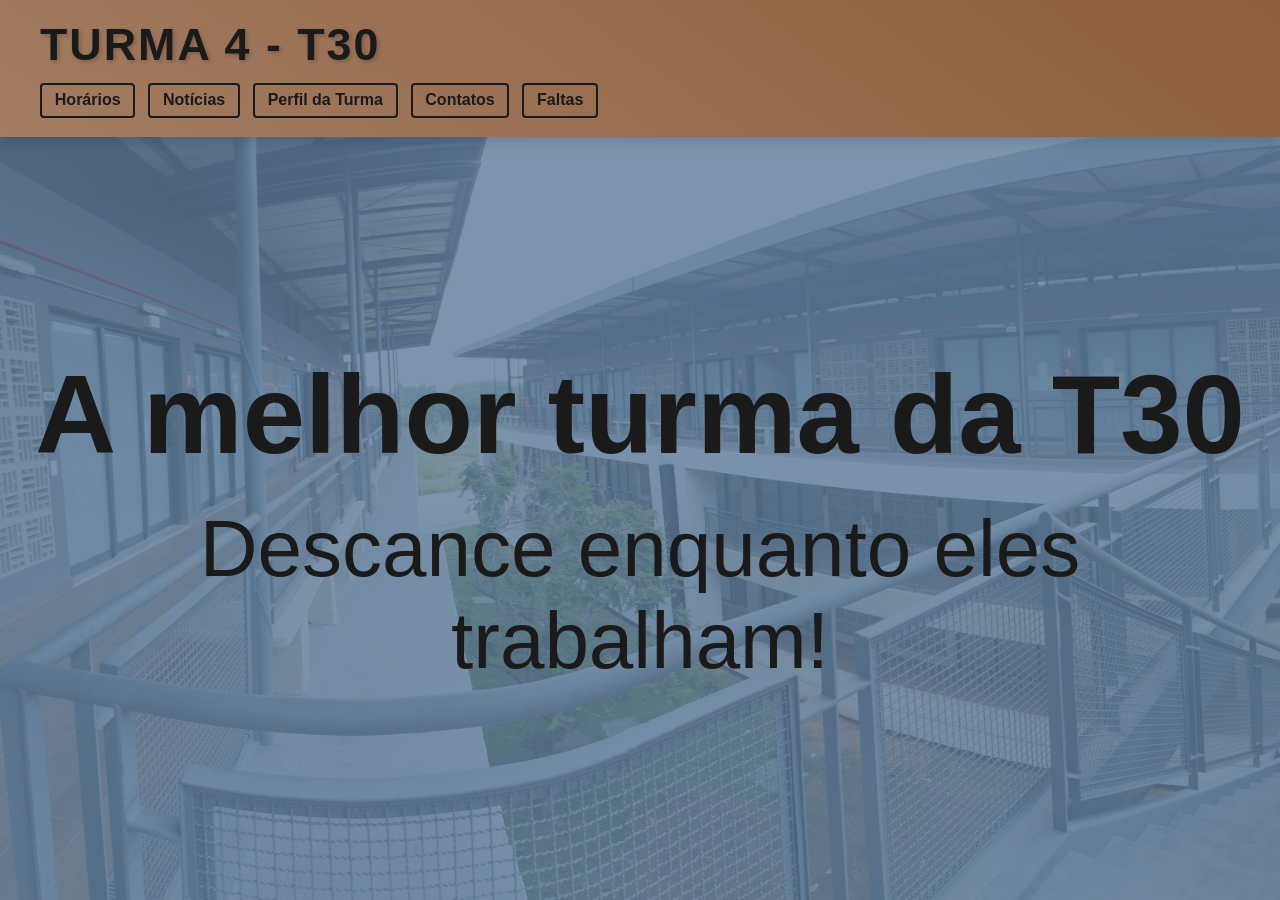
<file: index.html>
<!DOCTYPE html>
<html lang="pt-BR">
<head>
    <meta charset="UTF-8">
    <meta name="viewport" content="width=device-width, initial-scale=1.0">
    <title>Turma 4 - T30</title>
    <link rel="stylesheet" href="style.css">
</head>
<body>
    <header class="cabecalho">
        <div class="cabecalho-container">
            <div class="logo-e-nav">
                <a href="index/index.html" class="logo">Turma 4 - T30</a>
                <nav class="navegacao">
                    <ul>
                        <li><a href="horarios/horarios.html">Horários</a></li>
                        <li><a href="news/news.html">Notícias</a></li>
                        <li><a href="profile/perfil.html">Perfil da Turma</a></li>
                        <li><a href="contacts/contatos.html">Contatos</a></li>
                        <li><a href="calculadora/calculadora.html">Faltas</a></li>
                    </ul>
                </nav>
            </div>
            
        </div>
    </header>

    <main class="conteudo-principal">
        <div class="mensagem-central">
            <h2>A melhor turma da T30</h2>
            <p>Descance enquanto eles trabalham!</p>
        </div>
    </main>
</body>
</html>
</file>
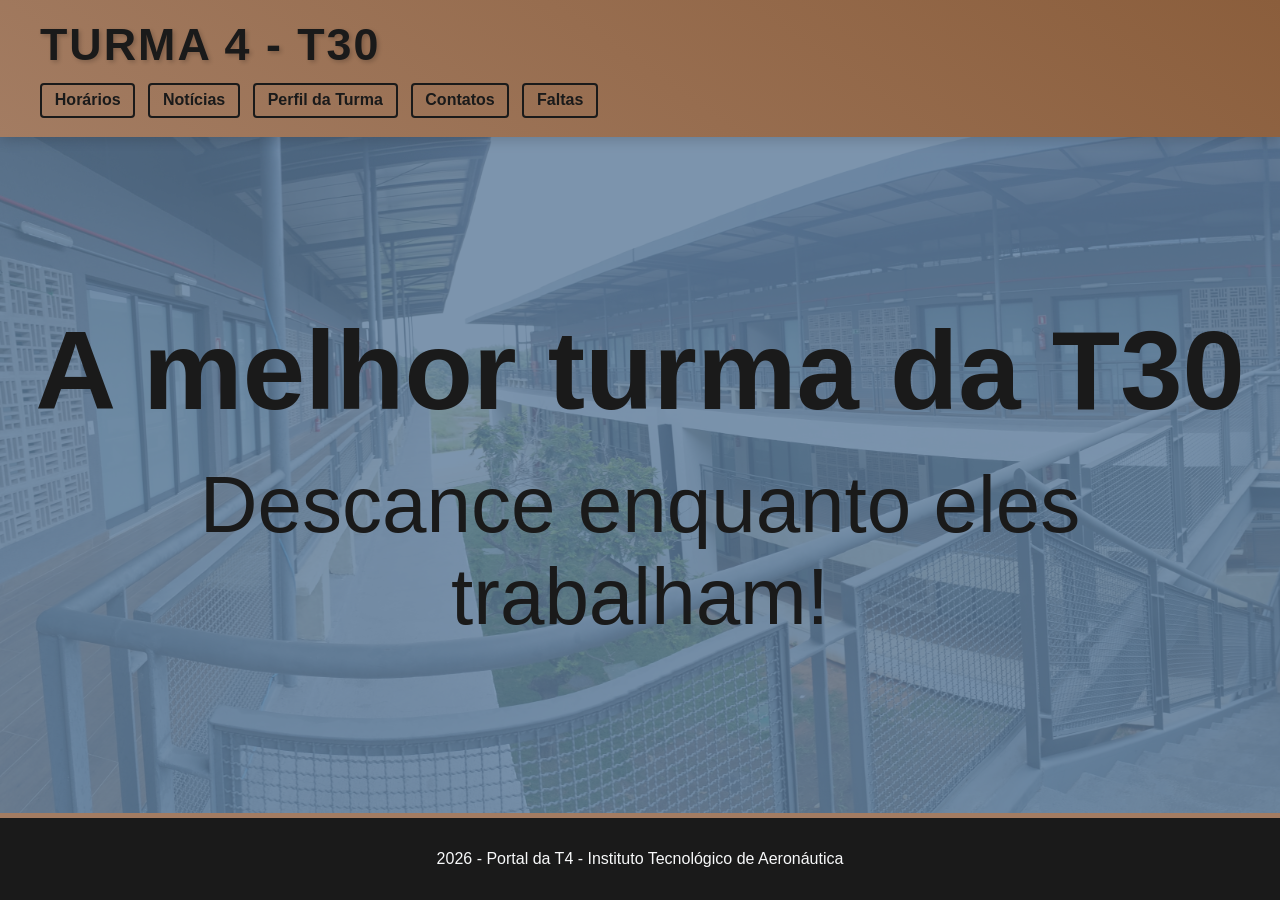
<file: index/index.html>
<!DOCTYPE html>
<html lang="pt-BR">
<head>
    <meta charset="UTF-8">
    <meta name="viewport" content="width=device-width, initial-scale=1.0">
    <title>Turma 4 - T30</title>
    <link rel="stylesheet" href="style.css">
</head>
<body>
    <header class="cabecalho">
        <div class="cabecalho-container">
            <div class="logo-e-nav">
                <a href="../index/index.html" class="logo">Turma 4 - T30</a>
                <nav class="navegacao">
                    <ul>
                        <li><a href="../horarios/horarios.html">Horários</a></li>
                        <li><a href="../news/news.html">Notícias</a></li>
                        <li><a href="../profile/perfil.html">Perfil da Turma</a></li>
                        <li><a href="../contacts/contatos.html">Contatos</a></li>
                        <li><a href="../calculadora/calculadora.html">Faltas</a></li>
                    </ul>
                </nav>
            </div>
            
        </div>
    </header>

    <main class="conteudo-principal">
        <div class="mensagem-central">
            <h2>A melhor turma da T30</h2>
            <p>Descance enquanto eles trabalham!</p>
        </div>
    </main>

    <footer>
        <p>2026 - Portal da T4 - Instituto Tecnológico de Aeronáutica</p>
    </footer>
    
</body>
</html>
</file>
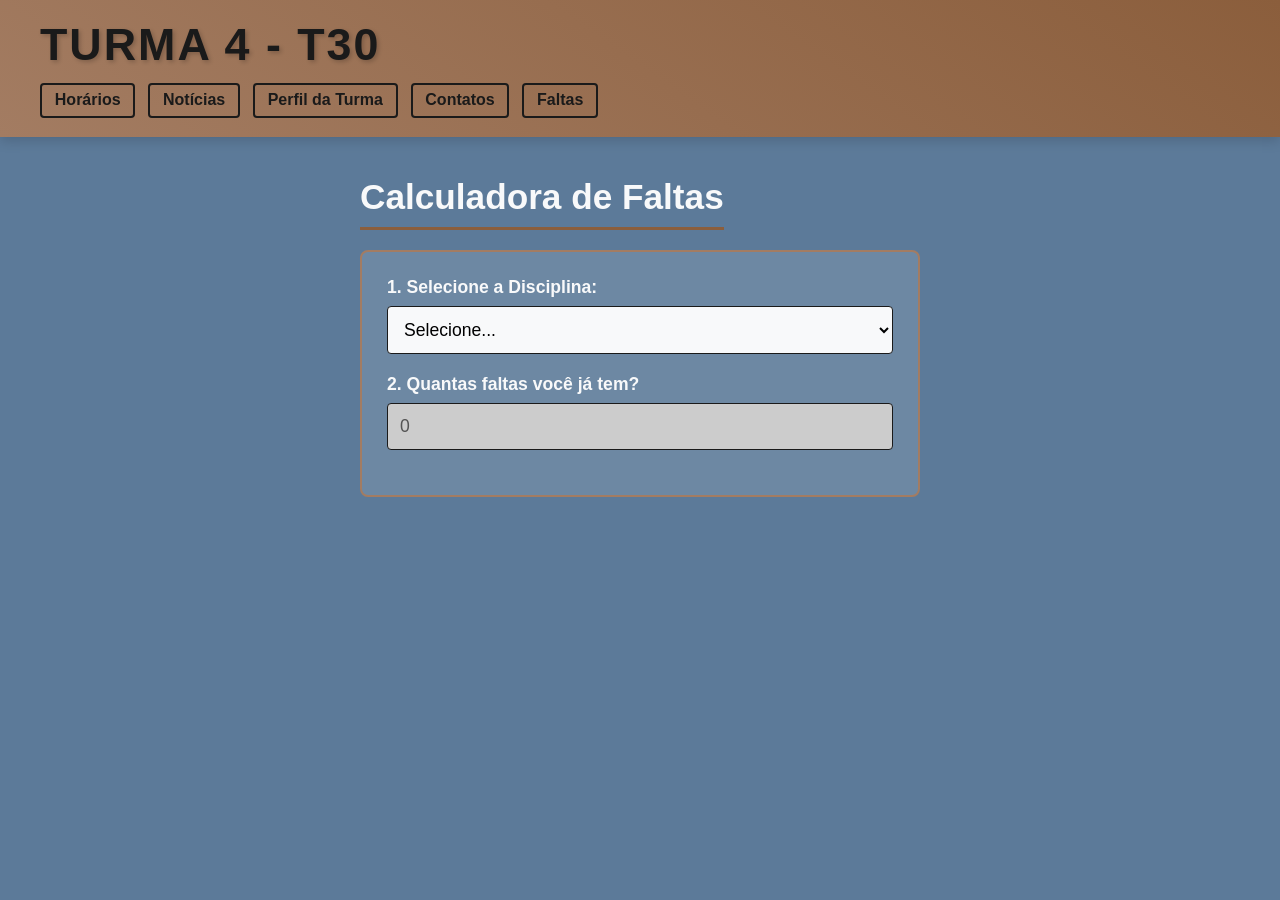
<file: calculadora/calculadora.html>
<!DOCTYPE html>
<html lang="pt-BR">
<head>
    <meta charset="UTF-8">
    <meta name="viewport" content="width=device-width, initial-scale=1.0">
    <title>Calculadora de Faltas | Turma 4</title>
    <link rel="stylesheet" href="style.css">
</head>
<body>

    <header class="cabecalho">
        <div class="cabecalho-container">
            <div class="logo-e-nav">
                <a href="../index/index.html" class="logo">Turma 4 - T30</a>
                <nav class="navegacao">
                    <ul>
                        <li><a href="../horarios/horarios.html">Horários</a></li>
                        <li><a href="../news/news.html">Notícias</a></li>
                        <li><a href="../profile/perfil.html">Perfil da Turma</a></li>
                        <li><a href="../contacts/contatos.html">Contatos</a></li>
                        <li><a href="../calculadora/calculadora.html">Faltas</a></li>
                    </ul>
                </nav>
            </div>
            
        </div>
    </header>

    <main class="conteudo-principal-faltas">
        <h2>Calculadora de Faltas</h2>
        
        <div class="form-container">
            <div class="input-group">
                <label for="materia-calc">1. Selecione a Disciplina:</label>
                <select id="materia-calc">
                    <option value="">Selecione...</option>
                    <option value="MAT-13">MAT-13</option>
                    <option value="MAT-15">MAT-15</option>
                    <option value="MAT-17">MAT-17</option>
                    <option value="CES-10">CES-10</option>
                    <option value="QUI-18">QUI-18</option>
                    <option value="MTP-03">MTP-03</option>
                    <option value="HUM-01">HUM-01</option>
                    <option value="FND-01">FND-01</option>
                </select>
            </div>

            <div class="input-group">
                <label for="faltas-atuais">2. Quantas faltas você já tem?</label>
                <input type="number" id="faltas-atuais" min="0" step="1" value="0" disabled onkeypress="return event.charCode >= 48 && event.charCode <= 57">
            </div>
        </div>

        <div id="painel-resultado" class="resultado-container oculto">
            <div class="info-geral">
                <p>Limite máximo permitido: <strong id="limite-exibido">0</strong> faltas</p>
            </div>
            
            <div id="status-box" class="status-box">
                <h3 id="texto-restante">Carregando...</h3>
                <p id="mensagem-status">--</p>
            </div>
        </div>
    </main>

    <script>
        const limiteFaltasPorMateria = {
            "MAT-13": 10, 
            "MAT-15": 5,
            "MAT-17": 5,
            "CES-10": 15,
            "QUI-18": 12,
            "MTP-03": 5,
            "HUM-01": 8,
            "FND-01": 5
        };

        const selectMateria = document.getElementById('materia-calc');
        const inputFaltas = document.getElementById('faltas-atuais');
        const painelResultado = document.getElementById('painel-resultado');
        const txtLimiteExibido = document.getElementById('limite-exibido');
        const statusBox = document.getElementById('status-box');
        const textoRestante = document.getElementById('texto-restante');
        const mensagemStatus = document.getElementById('mensagem-status');

        function calcularFaltas() {
            const materia = selectMateria.value;
            const faltasAtuais = parseInt(inputFaltas.value) || 0;

            if (materia === "") {
                painelResultado.classList.add('oculto');
                inputFaltas.disabled = true;
                return;
            }

            inputFaltas.disabled = false;
            painelResultado.classList.remove('oculto');

            const limiteMaximo = limiteFaltasPorMateria[materia];
            const faltasRestantes = limiteMaximo - faltasAtuais;

            txtLimiteExibido.textContent = limiteMaximo;

            
            statusBox.classList.remove('status-verde', 'status-amarelo', 'status-vermelho');

            if (faltasRestantes > 2) {
                statusBox.classList.add('status-verde');
                textoRestante.textContent = `Ainda pode faltar ${faltasRestantes} vezes.`;
                mensagemStatus.textContent = "Situação sob controle.";
            } else if (faltasRestantes > 0) {
                statusBox.classList.add('status-amarelo');
                textoRestante.textContent = `Atenção! Restam apenas ${faltasRestantes} faltas.`;
                mensagemStatus.textContent = "Estás quase no limite!";
            } else if (faltasRestantes === 0) {
                statusBox.classList.add('status-vermelho');
                textoRestante.textContent = `Limite atingido!`;
                mensagemStatus.textContent = "Não pode faltar mais nenhuma aula.";
            } else {
                statusBox.classList.add('status-vermelho');
                textoRestante.textContent = `Estourou as faltas!`;
                mensagemStatus.textContent = `Excedeu o limite em ${Math.abs(faltasRestantes)} falta(s).`;
            }
        }

        selectMateria.addEventListener('change', calcularFaltas);
        
        inputFaltas.addEventListener('input', function() {
            
            let valor = parseInt(this.value);
            
            
            if (isNaN(valor) || valor < 0) {
                this.value = 0;
            } else {
                this.value = valor; 
            }
            
           calcularFaltas();
        });
    </script>
</body>
</html>
</file>
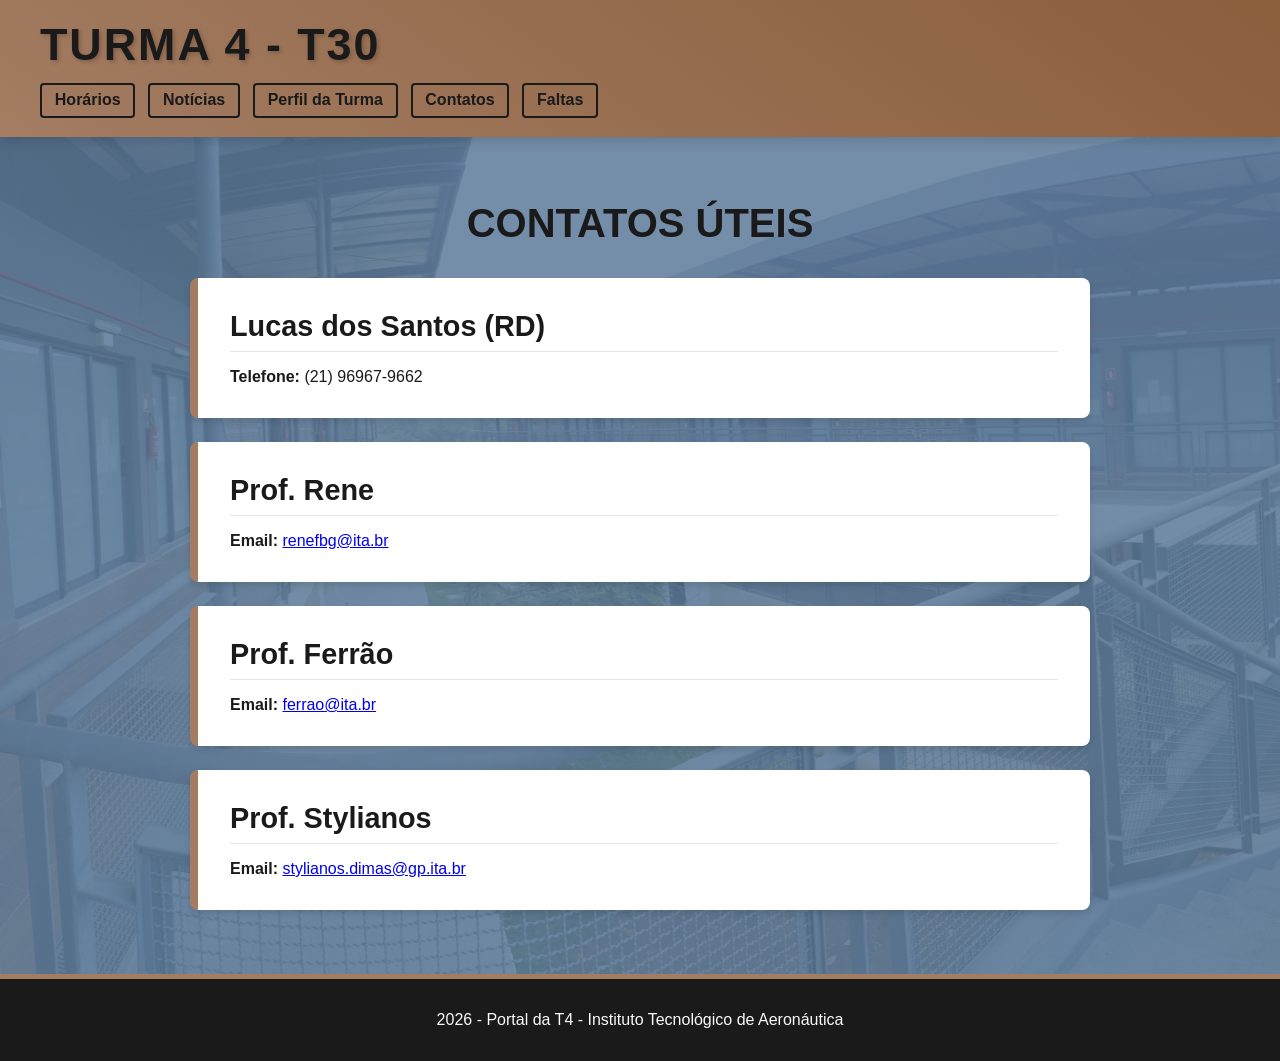
<file: contacts/contatos.html>
<!DOCTYPE html>
<html lang="pt-BR">
<head>
    <meta charset="UTF-8">
    <meta name="viewport" content="width=device-width, initial-scale=1.0">
    <title>Contatos - Turma 4 - T30</title>
    <link rel="stylesheet" href="style.css">
    <script src="contacts.js" defer></script>
</head>
<body>
    <header class="cabecalho">
        <div class="cabecalho-container">
            <div class="logo-e-nav">
                <a href="../index/index.html" class="logo">Turma 4 - T30</a>
                <nav class="navegacao">
                    <ul>
                        <li><a href="#horarios">Horários</a></li>
                        <li><a href="../news/news.html">Notícias</a></li>
                        <li><a href="../profile/perfil.html">Perfil da Turma</a></li>
                        <li><a href="../contacts/contatos.html">Contatos</a></li>
                        <li><a href="../calculadora/calculadora.html">Faltas</a></li>
                    </ul>
                </nav>
            </div>
            
        </div>
    </header>

    <main class="conteudo-principal">
        <section class="secao-noticias">
            <h2 class="titulo-secao">Contatos Úteis</h2>
            <div id="lista-contatos" class="grid-noticias">
                
            </div>
        </section>
    </main>

    <footer>
        <p>2026 - Portal da T4 - Instituto Tecnológico de Aeronáutica</p>
    </footer>

</body>
</html>
</file>
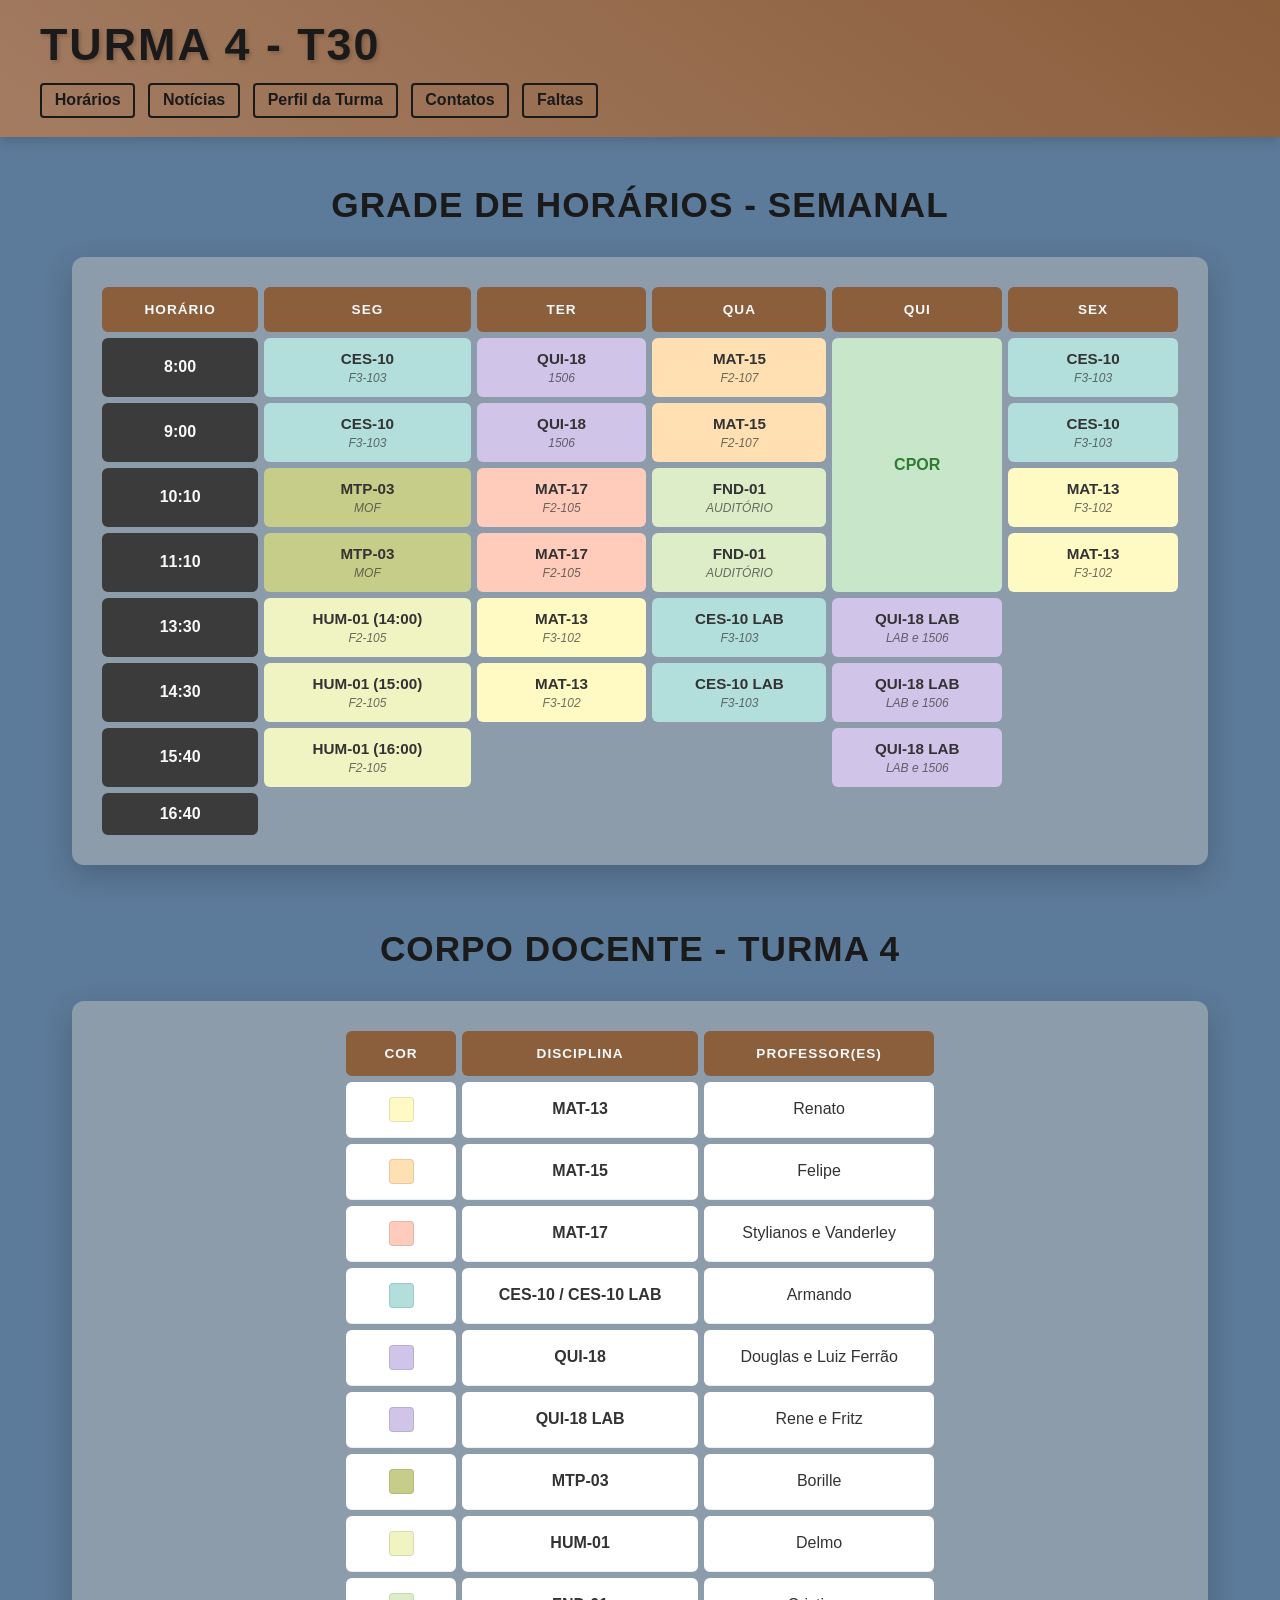
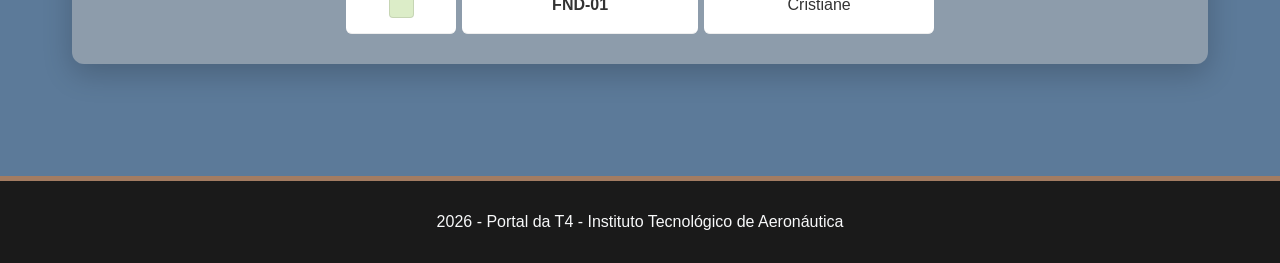
<file: horarios/horarios.html>
<!DOCTYPE html>
<html lang="pt-BR">
<head>
    <meta charset="UTF-8">
    <meta name="viewport" content="width=device-width, initial-scale=1.0">
    <title>Horários | T4 - T30 ITA</title>
    <link rel="stylesheet" href="style.css">
</head>
<body>

    <header class="cabecalho">
        <div class="cabecalho-container">
            <div class="logo-e-nav">
                <a href="../index/index.html" class="logo">Turma 4 - T30</a>
                <nav class="navegacao">
                    <ul>
                        <li><a href="../horarios/horarios.html">Horários</a></li>
                        <li><a href="../news/news.html">Notícias</a></li>
                        <li><a href="../profile/perfil.html">Perfil da Turma</a></li>
                        <li><a href="../contacts/contatos.html">Contatos</a></li>
                        <li><a href="../calculadora/calculadora.html">Faltas</a></li>
                    </ul>
                </nav>
            </div>
            
        </div>
    </header>

    <main>
        <h2>Grade de Horários - Semanal</h2>
        
        <div class="table-container">
            <table>
                <thead>
                    <tr>
                        <th>HORÁRIO</th>
                        <th>SEG</th>
                        <th>TER</th>
                        <th>QUA</th>
                        <th>QUI</th>
                        <th>SEX</th>
                    </tr>
                </thead>
                <tbody>
                    <tr>
                        <td class="horario-col">8:00</td>
                        <td class="bg-ces"><div class="aula-info"><span class="materia">CES-10</span><span class="sala">F3-103</span></div></td>
                        <td class="bg-qui"><div class="aula-info"><span class="materia">QUI-18</span><span class="sala">1506</span></div></td>
                        <td class="bg-mat15"><div class="aula-info"><span class="materia">MAT-15</span><span class="sala">F2-107</span></div></td>
                        <td class="bg-cpor cpor-cell" rowspan="4">CPOR</td>
                        <td class="bg-ces"><div class="aula-info"><span class="materia">CES-10</span><span class="sala">F3-103</span></div></td>
                    </tr>
                    <tr>
                        <td class="horario-col">9:00</td>
                        <td class="bg-ces"><div class="aula-info"><span class="materia">CES-10</span><span class="sala">F3-103</span></div></td>
                        <td class="bg-qui"><div class="aula-info"><span class="materia">QUI-18</span><span class="sala">1506</span></div></td>
                        <td class="bg-mat15"><div class="aula-info"><span class="materia">MAT-15</span><span class="sala">F2-107</span></div></td>
                        <td class="bg-ces"><div class="aula-info"><span class="materia">CES-10</span><span class="sala">F3-103</span></div></td>
                    </tr>
                    <tr>
                        <td class="horario-col">10:10</td>
                        <td class="bg-mtp"><div class="aula-info"><span class="materia">MTP-03</span><span class="sala">MOF</span></div></td>
                        <td class="bg-mat17"><div class="aula-info"><span class="materia">MAT-17</span><span class="sala">F2-105</span></div></td>
                        <td class="bg-fnd"><div class="aula-info"><span class="materia">FND-01</span><span class="sala">AUDITÓRIO</span></div></td>
                        <td class="bg-mat13"><div class="aula-info"><span class="materia">MAT-13</span><span class="sala">F3-102</span></div></td>
                    </tr>
                    <tr class="manha-fim">
                        <td class="horario-col">11:10</td>
                        <td class="bg-mtp"><div class="aula-info"><span class="materia">MTP-03</span><span class="sala">MOF</span></div></td>
                        <td class="bg-mat17"><div class="aula-info"><span class="materia">MAT-17</span><span class="sala">F2-105</span></div></td>
                        <td class="bg-fnd"><div class="aula-info"><span class="materia">FND-01</span><span class="sala">AUDITÓRIO</span></div></td>
                        <td class="bg-mat13"><div class="aula-info"><span class="materia">MAT-13</span><span class="sala">F3-102</span></div></td>
                    </tr>
                    
                    <tr>
                        <td class="horario-col">13:30</td>
                        <td class="bg-hum"><div class="aula-info"><span class="materia">HUM-01 (14:00)</span><span class="sala">F2-105</span></div></td>
                        <td class="bg-mat13"><div class="aula-info"><span class="materia">MAT-13</span><span class="sala">F3-102</span></div></td>
                        <td class="bg-ces"><div class="aula-info"><span class="materia">CES-10 LAB</span><span class="sala">F3-103</span></div></td>
                        <td class="bg-qui"><div class="aula-info"><span class="materia">QUI-18 LAB</span><span class="sala">LAB e 1506</span></div></td>
                        <td></td>
                    </tr>
                    <tr>
                        <td class="horario-col">14:30</td>
                        <td class="bg-hum"><div class="aula-info"><span class="materia">HUM-01 (15:00)</span><span class="sala">F2-105</span></div></td>
                        <td class="bg-mat13"><div class="aula-info"><span class="materia">MAT-13</span><span class="sala">F3-102</span></div></td>
                        <td class="bg-ces"><div class="aula-info"><span class="materia">CES-10 LAB</span><span class="sala">F3-103</span></div></td>
                        <td class="bg-qui"><div class="aula-info"><span class="materia">QUI-18 LAB</span><span class="sala">LAB e 1506</span></div></td>
                        <td></td>
                    </tr>
                    <tr>
                        <td class="horario-col">15:40</td>
                        <td class="bg-hum"><div class="aula-info"><span class="materia">HUM-01 (16:00)</span><span class="sala">F2-105</span></div></td>
                        <td></td>
                        <td></td>
                        <td class="bg-qui"><div class="aula-info"><span class="materia">QUI-18 LAB</span><span class="sala">LAB e 1506</span></div></td>
                        <td></td>
                    </tr>
                    <tr>
                        <td class="horario-col">16:40</td>
                        <td></td>
                        <td></td>
                        <td></td>
                        <td></td>
                        <td></td>
                    </tr>
                </tbody>
            </table>
        </div>

        <h2>Corpo Docente - Turma 4</h2>
        <div class="table-container tabela-professores">
            <table style="width: 100%; max-width: 600px; margin: 0 auto;">
                <thead>
                    <tr>
                        <th style="width: 50px;">Cor</th>
                        <th>Disciplina</th>
                        <th>Professor(es)</th>
                    </tr>
                </thead>
                <tbody>
                    <tr>
                        <td><div class="color-box bg-mat13"></div></td>
                        <td><strong>MAT-13</strong></td>
                        <td>Renato</td>
                    </tr>
                    <tr>
                        <td><div class="color-box bg-mat15"></div></td>
                        <td><strong>MAT-15</strong></td>
                        <td>Felipe</td>
                    </tr>
                    <tr>
                        <td><div class="color-box bg-mat17"></div></td>
                        <td><strong>MAT-17</strong></td>
                        <td>Stylianos e Vanderley</td>
                    </tr>
                    <tr>
                        <td><div class="color-box bg-ces"></div></td>
                        <td><strong>CES-10 / CES-10 LAB</strong></td>
                        <td>Armando</td>
                    </tr>
                    <tr>
                        <td><div class="color-box bg-qui"></div></td>
                        <td><strong>QUI-18</strong></td>
                        <td>Douglas e Luiz Ferrão</td>
                    </tr>
                    <tr>
                        <td><div class="color-box bg-qui"></div></td>
                        <td><strong>QUI-18 LAB</strong></td>
                        <td>Rene e Fritz</td>
                    </tr>
                    <tr>
                        <td><div class="color-box bg-mtp"></div></td>
                        <td><strong>MTP-03</strong></td>
                        <td>Borille</td>
                    </tr>
                    <tr>
                        <td><div class="color-box bg-hum"></div></td>
                        <td><strong>HUM-01</strong></td>
                        <td>Delmo</td>
                    </tr>
                    <tr>
                        <td><div class="color-box bg-fnd"></div></td>
                        <td><strong>FND-01</strong></td>
                        <td>Cristiane</td>
                    </tr>
                </tbody>
            </table>
        </div>
    </main>

    <footer>
        <p>2026 - Portal da T4 - Instituto Tecnológico de Aeronáutica</p>
    </footer>

</body>
</html>
</file>
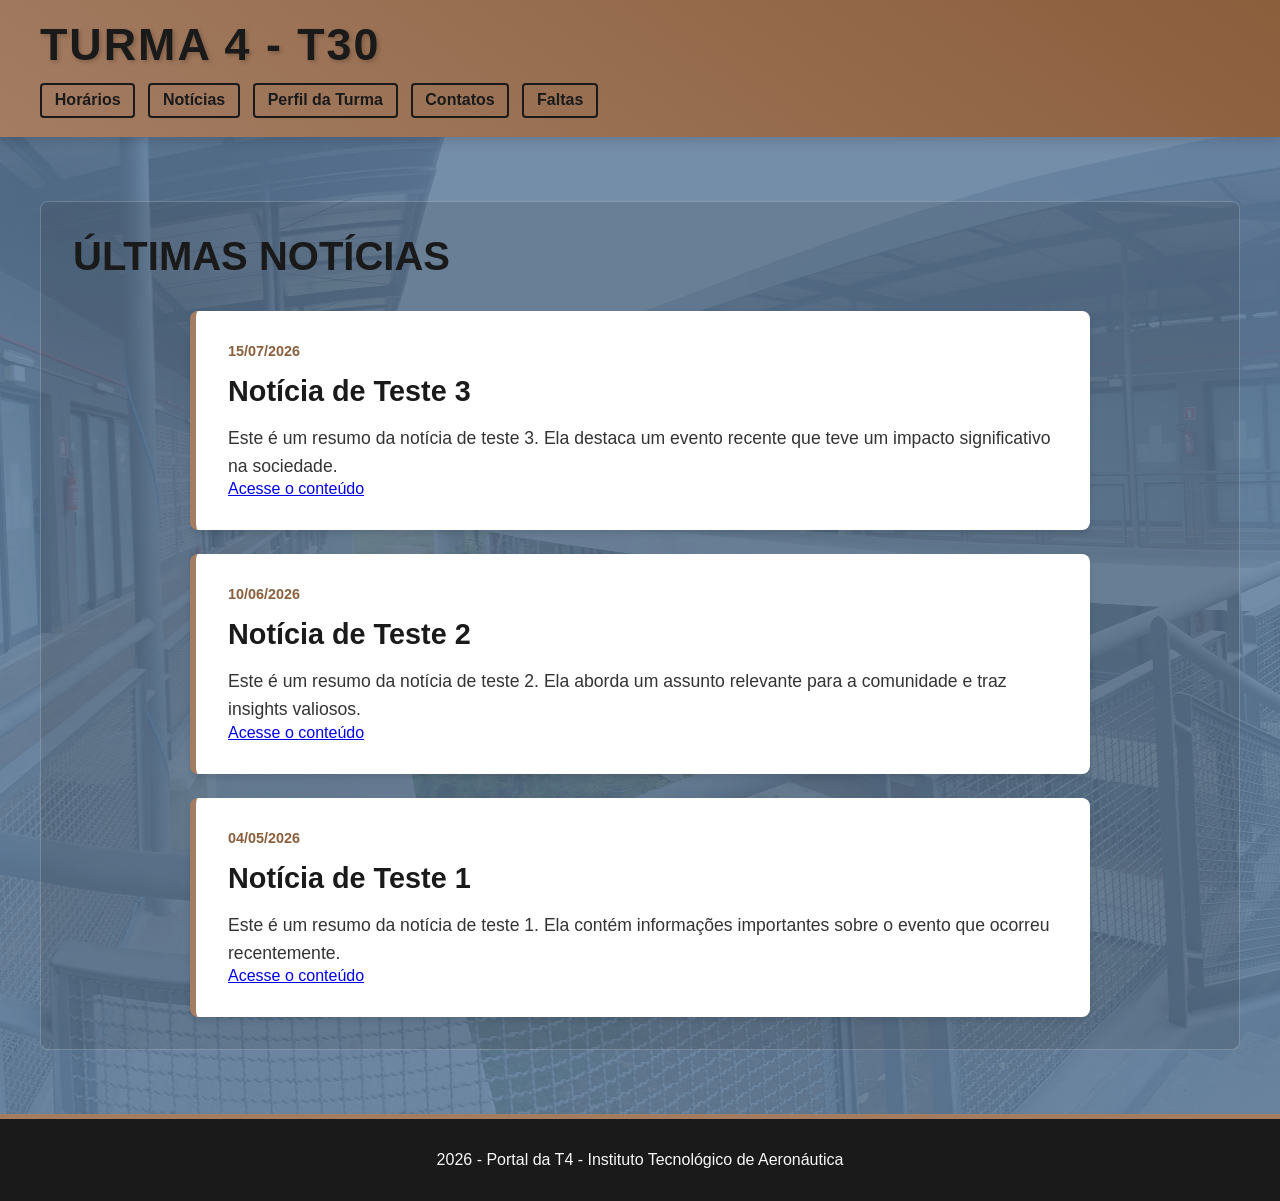
<file: news/news.html>
<!DOCTYPE html>
<html lang="pt-BR">
<head>
    <meta charset="UTF-8">
    <meta name="viewport" content="width=device-width, initial-scale=1.0">
    <title>News - Turma 4 - T30</title>
    <link rel="stylesheet" href="style.css">
    <script src="news.js" defer></script>
</head>
<body>
    <header class="cabecalho">
        <div class="cabecalho-container">
            <div class="logo-e-nav">
                <a href="../index/index.html" class="logo">Turma 4 - T30</a>
                <nav class="navegacao">
                    <ul>
                        <li><a href="../horarios/horarios.html">Horários</a></li>
                        <li><a href="../news/news.html">Notícias</a></li>
                        <li><a href="../profile/perfil.html">Perfil da Turma</a></li>
                        <li><a href="../contacts/contatos.html">Contatos</a></li>
                        <li><a href="../calculadora/calculadora.html">Faltas</a></li>
                    </ul>
                </nav>
            </div>
            
        </div>
    </header>

    <main class="conteudo-principal">
        <section id="noticias" class="secao-noticias">
            <h2 class="titulo-secao">Últimas Notícias</h2>
            <div id="container-noticias" class="grid-noticias">
               
            </div>
        </section>
    </main>

    <footer>
        <p>2026 - Portal da T4 - Instituto Tecnológico de Aeronáutica</p>
    </footer>
    
</body>
</html>
</file>
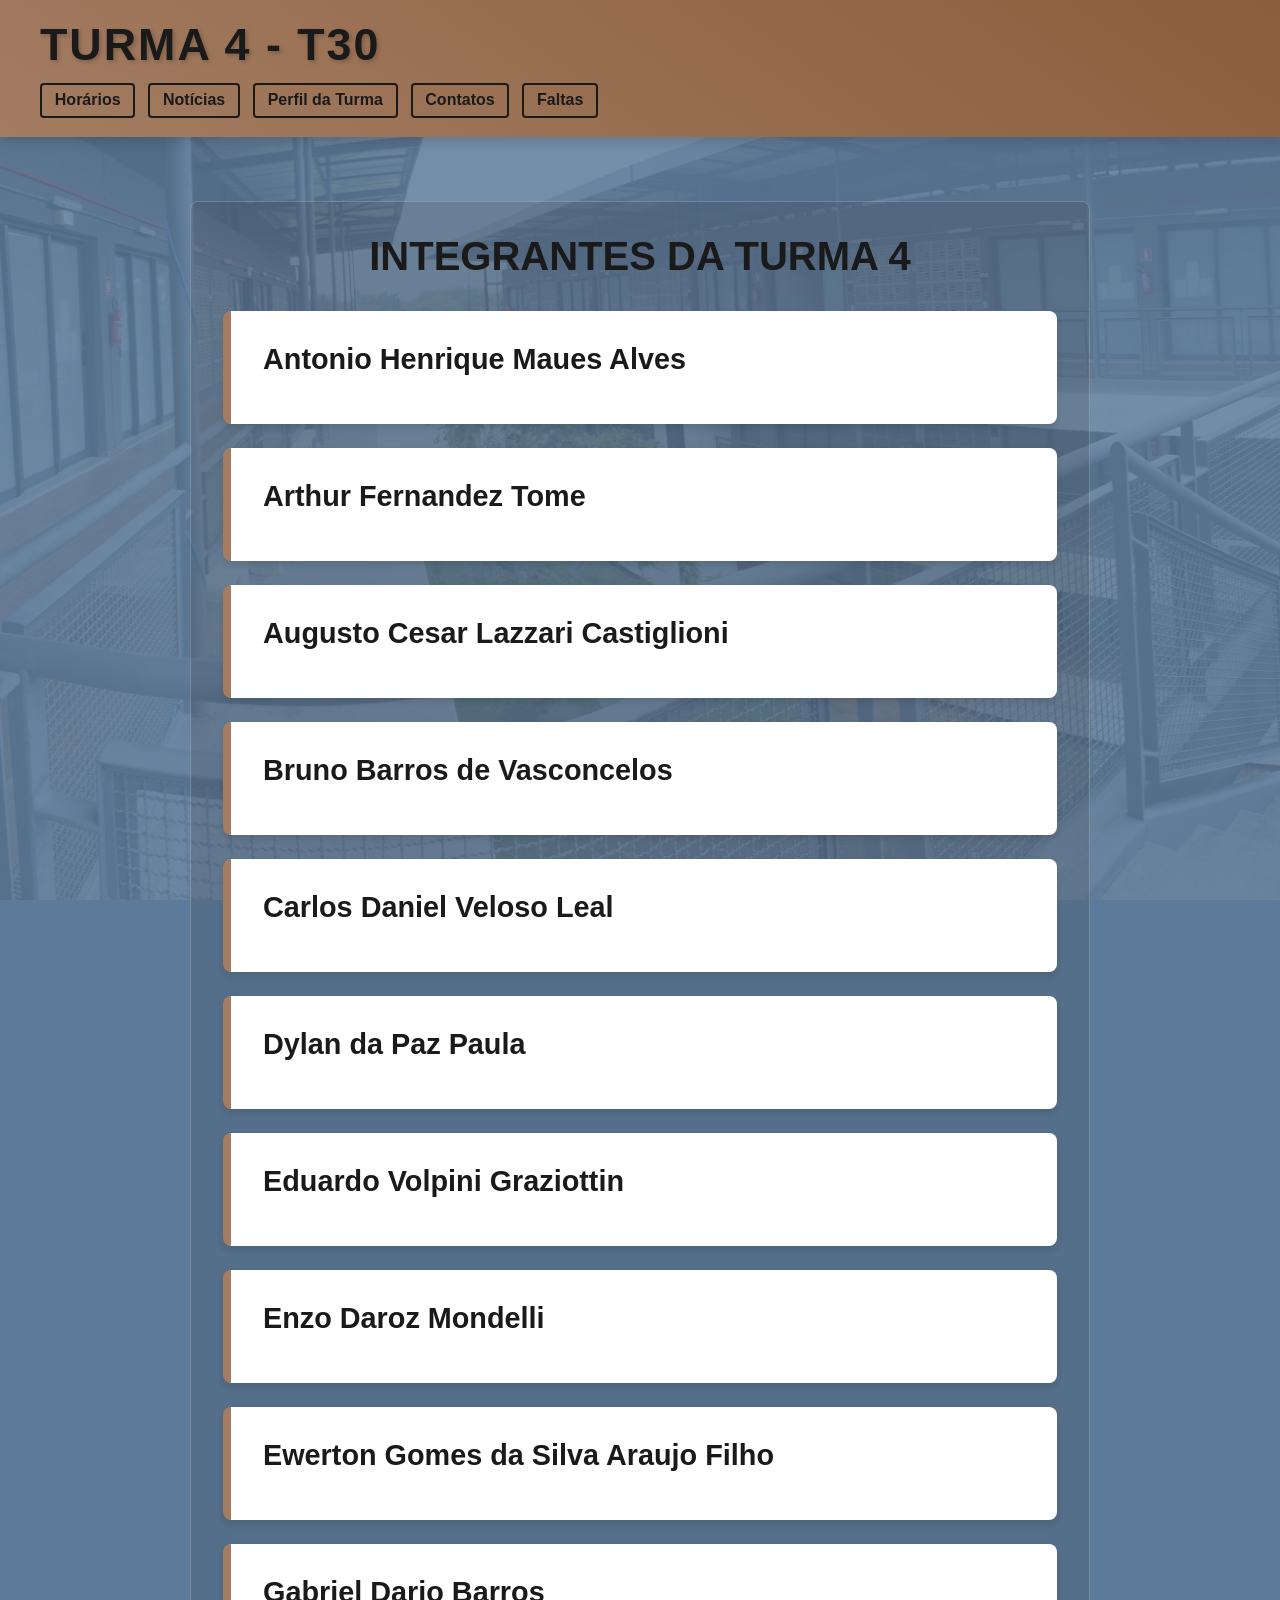
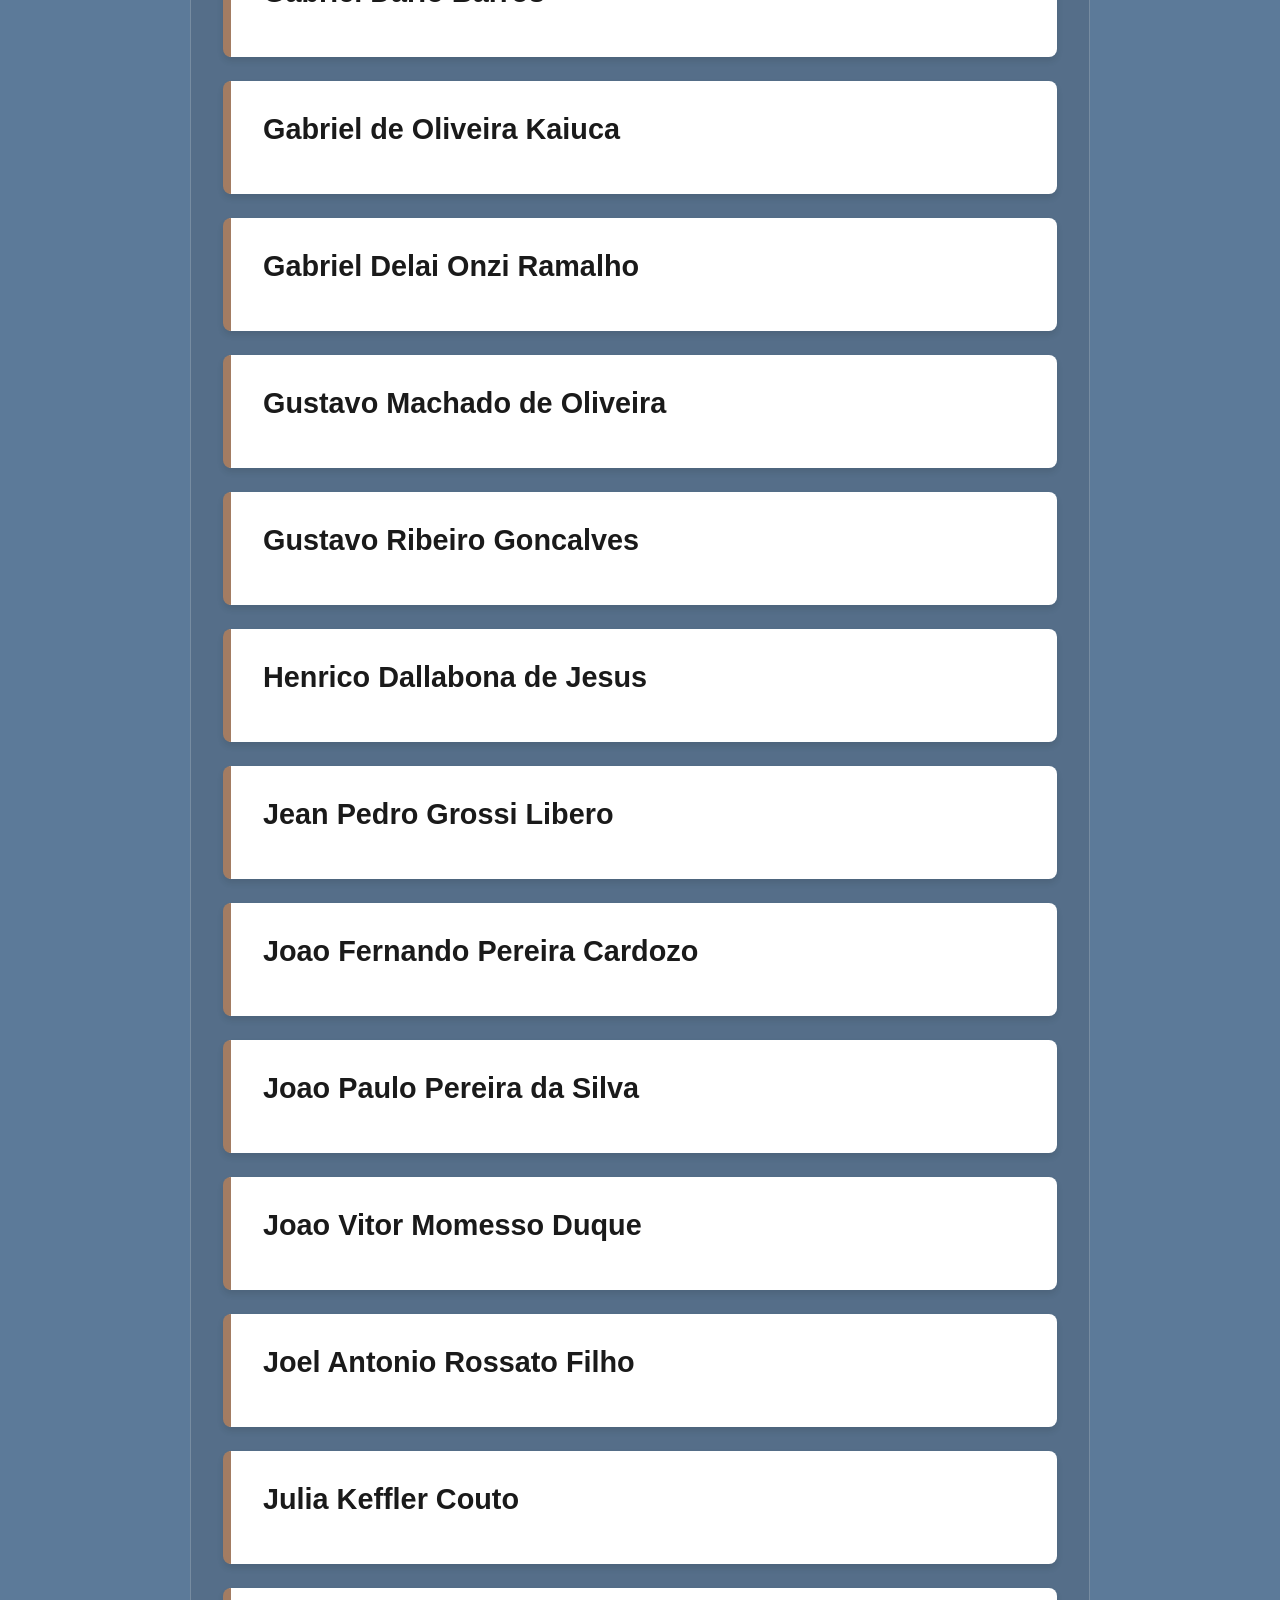
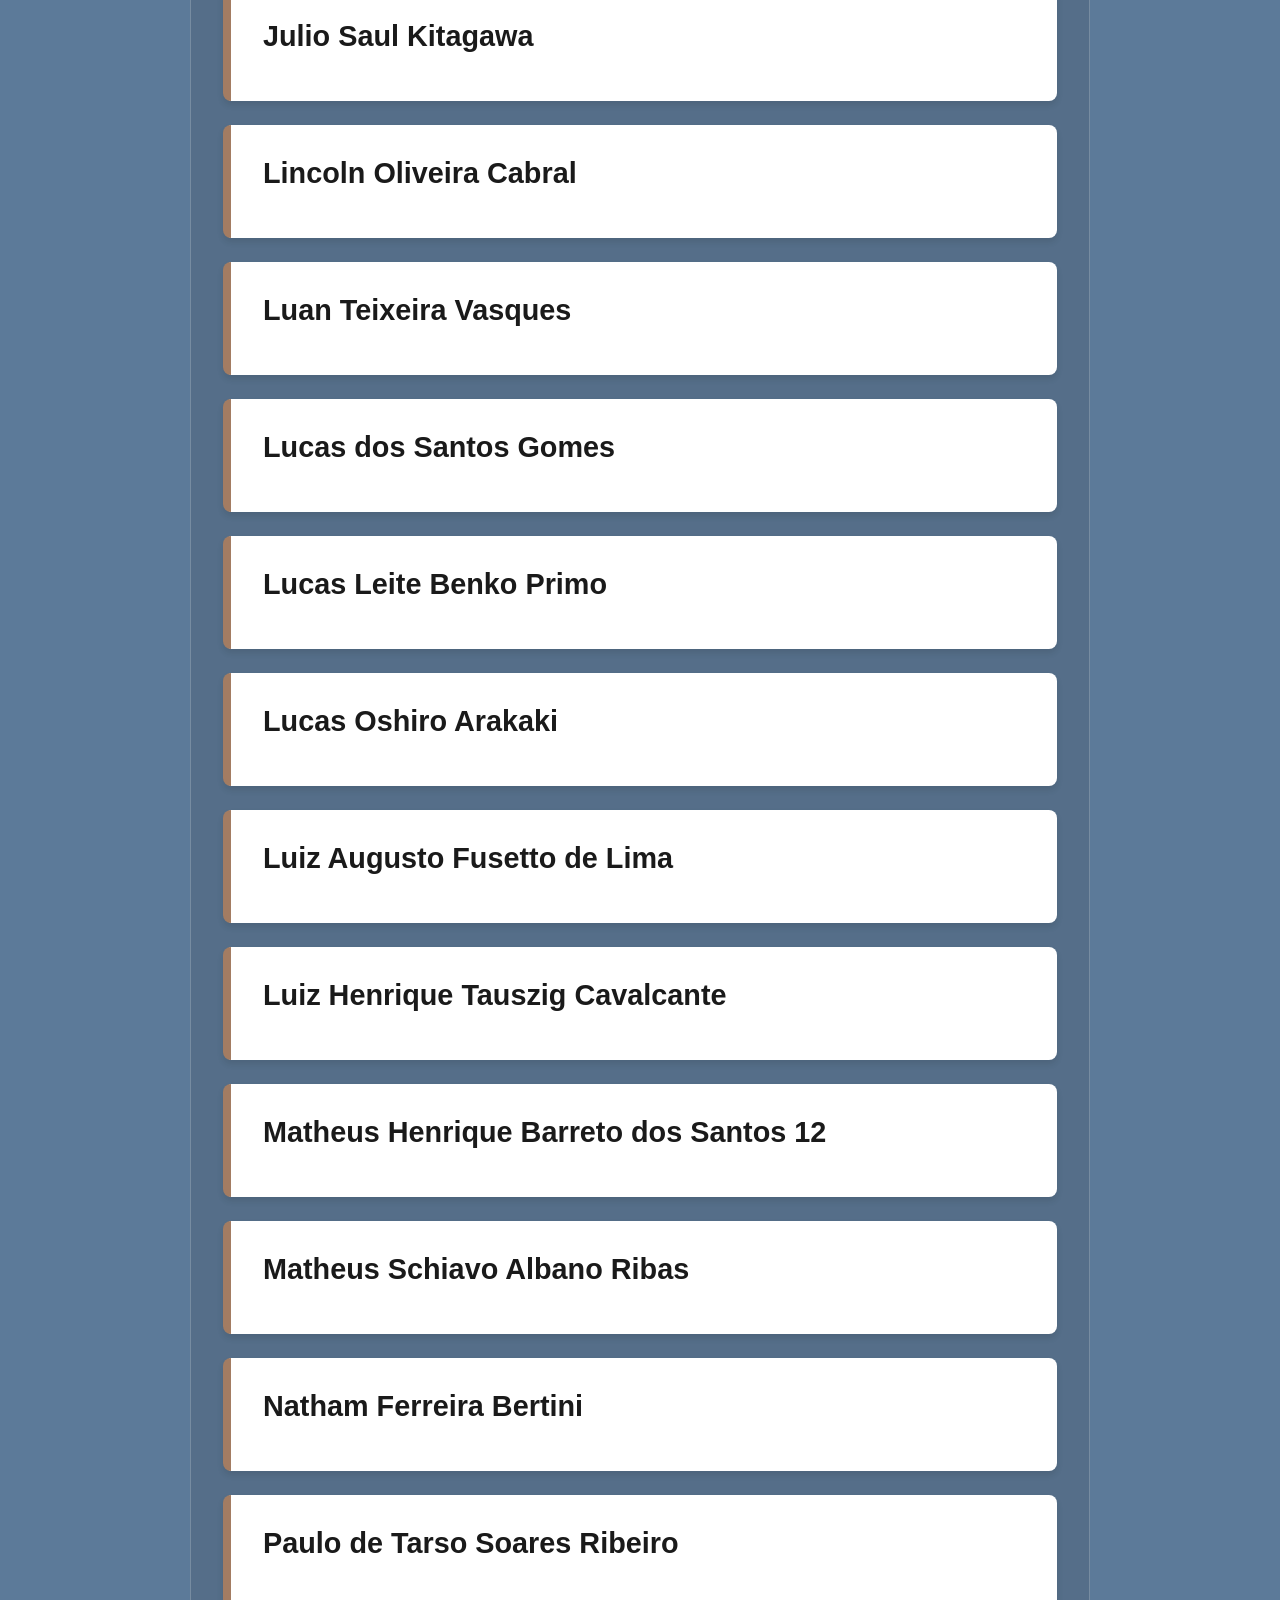
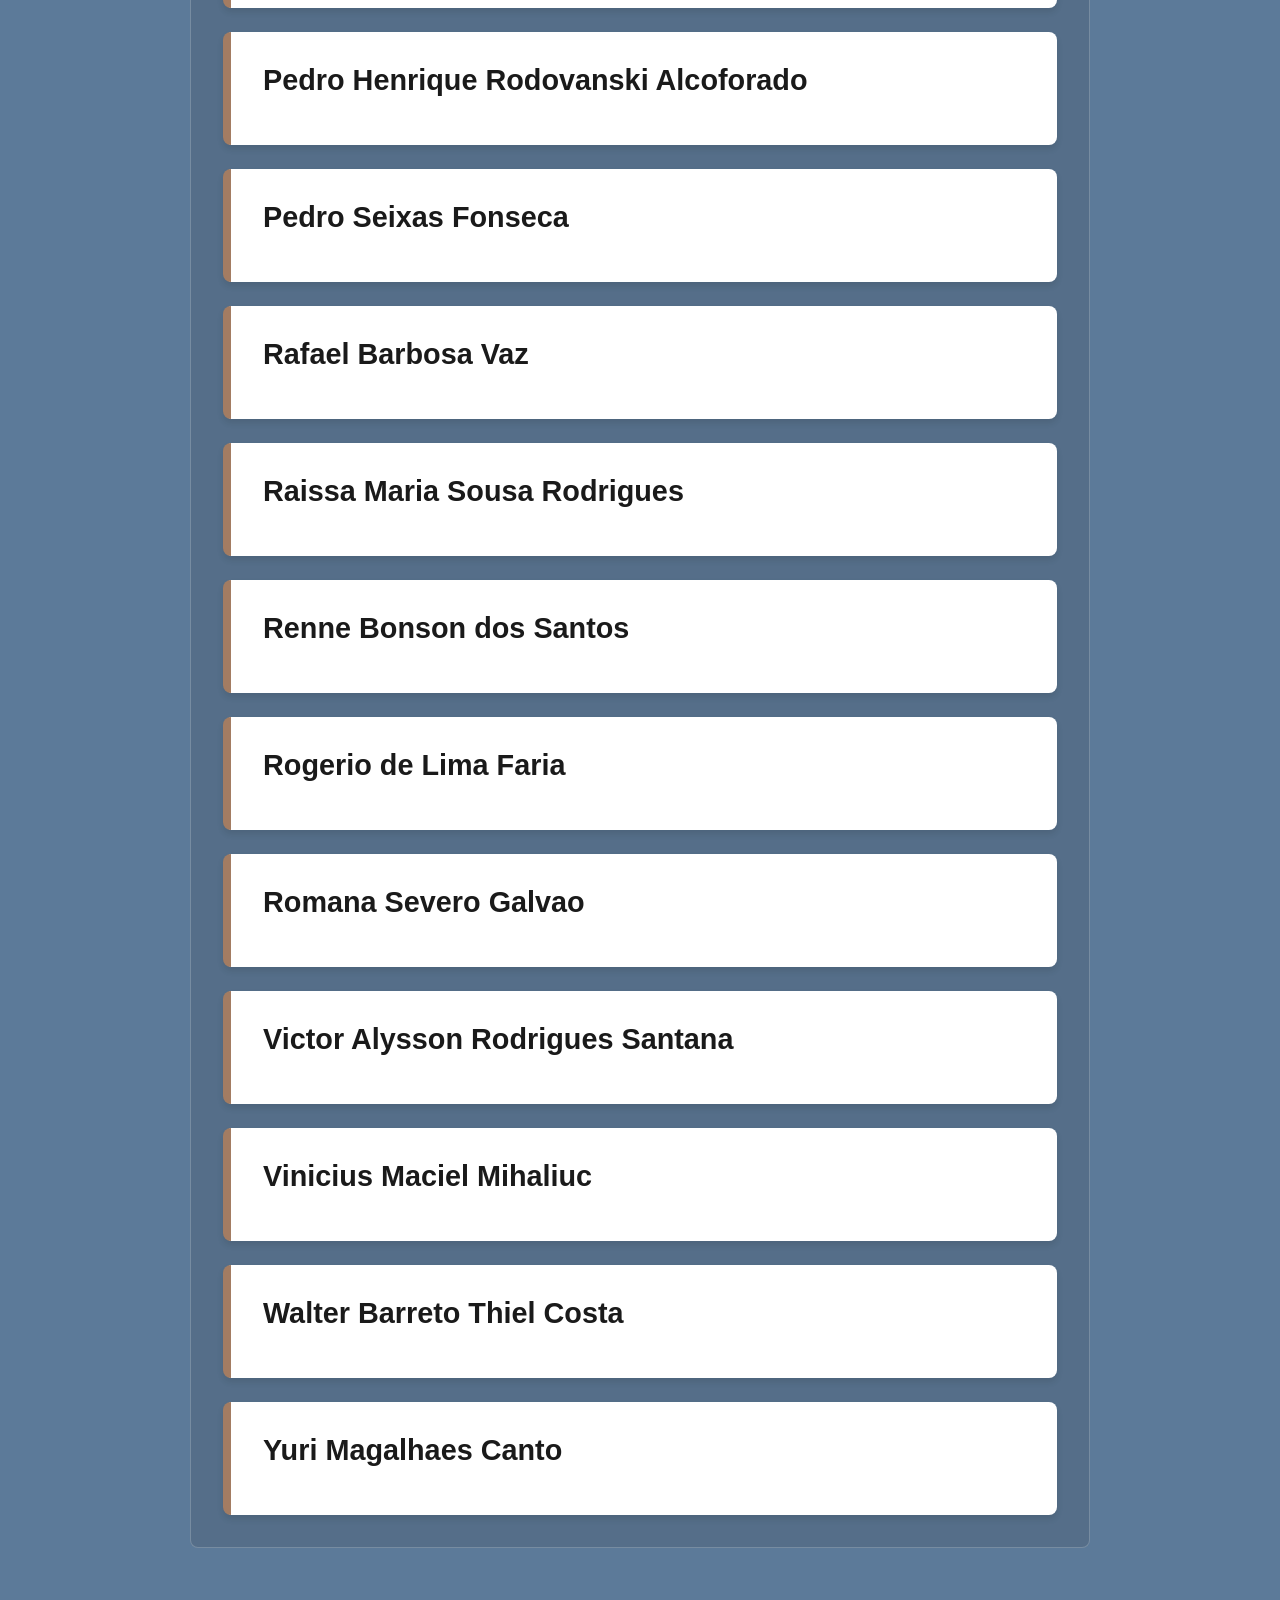
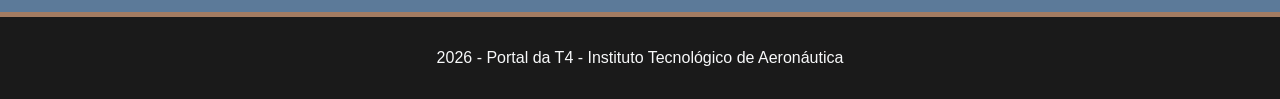
<file: profile/perfil.html>
<!DOCTYPE html>
<html lang="pt-BR">
<head>
    <meta charset="UTF-8">
    <meta name="viewport" content="width=device-width, initial-scale=1.0">
    <title>Perfil da Turma - T30</title>
    <link rel="stylesheet" href="style.css">
    <script src="students.js" defer></script>
</head>
<body>
    <header class="cabecalho">
        <div class="cabecalho-container">
            <div class="logo-e-nav">
                <a href="../index/index.html" class="logo">Turma 4 - T30</a>
                <nav class="navegacao">
                    <ul>
                        <li><a href="../horarios/horarios.html">Horários</a></li>
                        <li><a href="../news/news.html">Notícias</a></li>
                        <li><a href="../profile/perfil.html">Perfil da Turma</a></li>
                        <li><a href="../contacts/contatos.html">Contatos</a></li>
                        <li><a href="../calculadora/calculadora.html">Faltas</a></li>
                    </ul>
                </nav>
            </div>
            
        </div>
    </header>

    <main class="conteudo-principal">
        <section class="secao-noticias">
            <h2 class="titulo-secao">Integrantes da Turma 4</h2>
            <div id="lista-alunos" class="grid-noticias">
                <!-- Injetado via JS -->
            </div>
        </section>
    </main>

    <footer>
        <p>2026 - Portal da T4 - Instituto Tecnológico de Aeronáutica</p>
    </footer>

    
</body>
</html>
</file>
<file: style.css>
* {
    margin: 0;
    padding: 0;
    box-sizing: border-box;
    font-family: 'Segoe UI', Roboto, Helvetica, Arial, sans-serif;
}

body {
    background-color: #5C7A99;
    color: #F8F9FA;
    display: flex;
    flex-direction: column;
    min-height: 100vh;
}

.cabecalho {
    background-image: linear-gradient(35deg, #A37C62 0%, #8B5E3C 100%);
    box-shadow: 0 4px 12px rgba(0, 0, 0, 0.15);
    padding: 1.2rem 2rem;
    position: relative;
    z-index: 10;
}

.cabecalho-container {
    max-width: 1200px;
    margin: 0 auto;
    display: flex;
    justify-content: space-between;
    align-items: flex-start;
}

.logo-e-nav {
    display: flex;
    flex-direction: column;
    gap: 0.8rem;
}

.logo {
    font-size: 2.8rem;
    font-weight: 800;
    color: #1A1A1A;
    text-decoration: none;
    text-transform: uppercase;
    letter-spacing: 2px;
    font-family: 'Arial Black', Impact, sans-serif;
    text-shadow: 2px 2px 4px rgba(0, 0, 0, 0.2);
    transition: all 0.3s ease;
}

.logo:hover {
    color: #000000;
    text-shadow: 2px 2px 8px rgba(0, 0, 0, 0.4);
}

.navegacao ul {
    list-style: none;
    display: flex;
    gap: 0.8rem;
}

.navegacao a, .btn-login {
    text-decoration: none;
    color: #1A1A1A;
    border: 2px solid #1A1A1A;
    border-radius: 4px;
    transition: all 0.2s ease-in-out;
    display: inline-block;
}

.navegacao a {
    font-weight: 600;
    font-size: 1rem;
    padding: 0.4rem 0.8rem;
}

.btn-login {
    font-weight: 700;
    font-size: 1.1rem;
    padding: 0.6rem 1.5rem;
}

.navegacao a:hover, .btn-login:hover {
    background-color: #1A1A1A;
    color: #A37C62;
}

.conteudo-principal {
    flex: 1;
    display: flex;
    justify-content: center;
    align-items: center;
    text-align: center;
    padding: 2rem;
    position: relative;
    overflow: hidden;
}

.conteudo-principal::before {
    content: "";
    position: absolute;
    top: 0;
    left: 0;
    width: 100%;
    height: 100%;
    background: url('../assets/index/background-image.jpg') center/cover no-repeat;
    opacity: 0.2;
    z-index: 0;
}

.mensagem-central {
    position: relative;
    z-index: 1;
    color: #1A1A1A;
}

.mensagem-central h2 {
    font-size: 7rem;
    font-weight: 800;
    margin-bottom: 1.5rem;
}

.mensagem-central p {
    font-size: 5rem;
    font-weight: 400;
}

@media (max-width: 768px) {
    .cabecalho-container, .logo-e-nav {
        flex-direction: column;
        align-items: center;
    }

    .cabecalho-container { gap: 1.5rem; }

    .navegacao ul {
        flex-wrap: wrap;
        justify-content: center;
    }

    .mensagem-central h2 { font-size: 2.5rem; }
    .mensagem-central p { font-size: 1.8rem; }
}
</file>
<file: index/style.css>
* {
    margin: 0;
    padding: 0;
    box-sizing: border-box;
    font-family: 'Segoe UI', Roboto, Helvetica, Arial, sans-serif;
}

body {
    background-color: #5C7A99;
    color: #F8F9FA;
    display: flex;
    flex-direction: column;
    min-height: 100vh;
}

.cabecalho {
    background-image: linear-gradient(35deg, #A37C62 0%, #8B5E3C 100%);
    box-shadow: 0 4px 12px rgba(0, 0, 0, 0.15);
    padding: 1.2rem 2rem;
    position: relative;
    z-index: 10;
}

.cabecalho-container {
    max-width: 1200px;
    margin: 0 auto;
    display: flex;
    justify-content: space-between;
    align-items: flex-start;
}

.logo-e-nav {
    display: flex;
    flex-direction: column;
    gap: 0.8rem;
}

.logo {
    font-size: 2.8rem;
    font-weight: 800;
    color: #1A1A1A;
    text-decoration: none;
    text-transform: uppercase;
    letter-spacing: 2px;
    font-family: 'Arial Black', Impact, sans-serif;
    text-shadow: 2px 2px 4px rgba(0, 0, 0, 0.2);
    transition: all 0.3s ease;
}

.logo:hover {
    color: #000000;
    text-shadow: 2px 2px 8px rgba(0, 0, 0, 0.4);
}

.navegacao ul {
    list-style: none;
    display: flex;
    gap: 0.8rem;
}

.navegacao a, .btn-login {
    text-decoration: none;
    color: #1A1A1A;
    border: 2px solid #1A1A1A;
    border-radius: 4px;
    transition: all 0.2s ease-in-out;
    display: inline-block;
}

.navegacao a {
    font-weight: 600;
    font-size: 1rem;
    padding: 0.4rem 0.8rem;
}

.btn-login {
    font-weight: 700;
    font-size: 1.1rem;
    padding: 0.6rem 1.5rem;
}

.navegacao a:hover, .btn-login:hover {
    background-color: #1A1A1A;
    color: #A37C62;
}

.conteudo-principal {
    flex: 1;
    display: flex;
    justify-content: center;
    align-items: center;
    text-align: center;
    padding: 2rem;
    position: relative;
    overflow: hidden;
}

.conteudo-principal::before {
    content: "";
    position: absolute;
    top: 0;
    left: 0;
    width: 100%;
    height: 100%;
    background: url('../assets/index/background-image.jpg') center/cover no-repeat;
    opacity: 0.2;
    z-index: 0;
}

.mensagem-central {
    position: relative;
    z-index: 1;
    color: #1A1A1A;
}

.mensagem-central h2 {
    font-size: 7rem;
    font-weight: 800;
    margin-bottom: 1.5rem;
}

.mensagem-central p {
    font-size: 5rem;
    font-weight: 400;
}

@media (max-width: 768px) {
    .cabecalho-container, .logo-e-nav {
        flex-direction: column;
        align-items: center;
    }

    .cabecalho-container { gap: 1.5rem; }

    .navegacao ul {
        flex-wrap: wrap;
        justify-content: center;
    }

    .mensagem-central h2 { font-size: 2.5rem; }
    .mensagem-central p { font-size: 1.8rem; }
}

footer {
    background-color: #1A1A1A;
    color: #F8F9FA;
    text-align: center;
    padding: 2rem;
    margin-top: auto;
    border-top: 5px solid #A37C62;
}
</file>
<file: calculadora/style.css>
* {
    margin: 0;
    padding: 0;
    box-sizing: border-box;
    font-family: 'Segoe UI', Roboto, Helvetica, Arial, sans-serif;
}

body {
    background-color: #5C7A99;
    color: #F8F9FA;
    display: flex;
    flex-direction: column;
    min-height: 100vh;
}

.cabecalho {
    background-image: linear-gradient(35deg, #A37C62 0%, #8B5E3C 100%);
    box-shadow: 0 4px 12px rgba(0, 0, 0, 0.15);
    padding: 1.2rem 2rem;
    position: relative;
    z-index: 10;
}

.cabecalho-container {
    max-width: 1200px;
    margin: 0 auto;
    display: flex;
    justify-content: space-between;
    align-items: flex-start;
}

.logo-e-nav {
    display: flex;
    flex-direction: column;
    gap: 0.8rem;
}

.logo {
    font-size: 2.8rem;
    font-weight: 800;
    color: #1A1A1A;
    text-decoration: none;
    text-transform: uppercase;
    letter-spacing: 2px;
    font-family: 'Arial Black', Impact, sans-serif;
    text-shadow: 2px 2px 4px rgba(0, 0, 0, 0.2);
    transition: all 0.3s ease;
}

.logo:hover {
    color: #000000;
    text-shadow: 2px 2px 8px rgba(0, 0, 0, 0.4);
}

.navegacao ul {
    list-style: none;
    display: flex;
    gap: 0.8rem;
}

.navegacao a, .btn-login {
    text-decoration: none;
    color: #1A1A1A;
    border: 2px solid #1A1A1A;
    border-radius: 4px;
    transition: all 0.2s ease-in-out;
    display: inline-block;
}

.navegacao a {
    font-weight: 600;
    font-size: 1rem;
    padding: 0.4rem 0.8rem;
}

.btn-login {
    font-weight: 700;
    font-size: 1.1rem;
    padding: 0.6rem 1.5rem;
}

.navegacao a:hover, .btn-login:hover {
    background-color: #1A1A1A;
    color: #A37C62;
}

.conteudo-principal {
    flex: 1;
    display: flex;
    justify-content: center;
    align-items: center;
    text-align: center;
    padding: 2rem;
    position: relative;
    overflow: hidden;
}

.conteudo-principal::before {
    content: "";
    position: absolute;
    top: 0;
    left: 0;
    width: 100%;
    height: 100%;
    background: url('../assets/index/background-image.jpg') center/cover no-repeat;
    opacity: 0.2;
    z-index: 0;
}

.mensagem-central h2 {
    font-size: 3.5rem;
    font-weight: 500;
    margin-bottom: 1.5rem;
    color: #1A1A1A;
}

.mensagem-central p {
    font-size: 2.5rem;
    font-weight: 400;
    color: #1A1A1A;
}


.conteudo-principal::before {
    content: "";
    position: absolute;
    top: 0;
    left: 0;
    width: 100%;
    height: 100%;
    background-image: url('../assets/index/background-image.jpg'); 
    background-size: cover;
    background-position: center;
    background-repeat: no-repeat;
    opacity: 0.2; 
    z-index: -1; 
}

@media (max-width: 768px) {
    .cabecalho-container {
        flex-direction: column;
        align-items: center;
        gap: 1.5rem;
    }

    .logo-e-nav {
        align-items: center;
    }

    .navegacao ul {
        flex-wrap: wrap;
        justify-content: center;
    }

    .mensagem-central h2 {
        font-size: 2.5rem;
    }

    .mensagem-central p {
        font-size: 1.8rem;
    }
}

.conteudo-horarios {
    flex: 1; 
    padding: 40px 20px;
    max-width: 1200px;
    margin: 0 auto;
    width: 100%;
}

.conteudo-horarios h2 {
    color: #F8F9FA;
    font-size: 2.2rem;
    margin-bottom: 20px;
    margin-top: 40px;
    text-shadow: 1px 1px 3px rgba(0, 0, 0, 0.3);
    border-bottom: 3px solid #8B5E3C;
    padding-bottom: 10px;
    display: inline-block;
}

.conteudo-horarios h2:first-child {
    margin-top: 0;
}

.bg-ces { background-color: #7bb3e8; color: #000; }
.bg-qui { background-color: #faea6b; color: #000; }
.bg-mat15 { background-color: #b081c2; color: #000; }
.bg-mtp { background-color: #f59e42; color: #000; }
.bg-mat17 { background-color: #eba2a2; color: #000; }
.bg-fnd { background-color: #8df2eb; color: #000; }
.bg-cpor { background-color: #8fb5a8; color: #000; font-weight: bold;}
.bg-hum { background-color: #9cf26b; color: #000; }
.bg-mat13 { background-color: #f593c6; color: #000; }

.table-container {
    overflow-x: auto;
    background: transparent;
    margin-top: 20px;
    border-radius: 8px;
    box-shadow: 0 8px 16px rgba(0,0,0,0.15);
}

table {
    width: 100%;
    border-collapse: collapse;
    min-width: 900px;
    border: 2px solid #1A1A1A;
    background-color: #ffffff;
}

th, td {
    border: 1px solid #1A1A1A; 
    text-align: center;
    padding: 0;
    height: 35px;
}

th {
    background-color: #A37C62; 
    color: #ffffff;
    font-size: 1em;
    padding: 10px;
    border: 1px solid #1A1A1A;
}

.horario-col {
    background-color: #E2E8F0;
    font-weight: bold;
    width: 80px;
    padding: 8px;
    color: #1A1A1A;
}

.aula-info {
    display: flex;
    width: 100%;
    height: 100%;
    align-items: stretch;
}

.materia {
    flex: 1;
    padding: 8px 4px;
    font-weight: bold;
    font-size: 0.9em;
    border-right: 1px solid rgba(0,0,0,0.4);
    display: flex;
    align-items: center;
    justify-content: center;
}

.sala {
    flex: 1;
    padding: 8px 4px;
    font-size: 0.85em;
    display: flex;
    align-items: center;
    justify-content: center;
}

.cpor-cell {
    padding: 15px;
    font-size: 1.1em;
    letter-spacing: 1px;
}

tr.manha-fim td {
    border-bottom: 4px solid #1A1A1A;
}

/* Tabela de Professores */
.tabela-professores { 
    background: transparent; 
    box-shadow: none; 
}

.tabela-professores table {
    background-color: #ffffff;
    box-shadow: 0 4px 10px rgba(0,0,0,0.15);
}

.tabela-professores th { background-color: #A37C62; color: #ffffff; }
.tabela-professores td { padding: 8px; font-size: 0.95em; color: #1A1A1A;}
.color-box { width: 20px; height: 20px; display: inline-block; border: 1px solid #1A1A1A; vertical-align: middle; }


.conteudo-principal-faltas {
    flex: 1;
    padding: 40px 20px;
    max-width: 600px;
    margin: 0 auto;
    width: 100%;
}

.conteudo-principal-faltas h2 {
    color: #F8F9FA;
    font-size: 2.2rem;
    margin-bottom: 20px;
    border-bottom: 3px solid #8B5E3C;
    padding-bottom: 10px;
    display: inline-block;
}

.form-container {
    background-color: rgba(255, 255, 255, 0.1);
    padding: 25px;
    border-radius: 8px;
    border: 2px solid #A37C62;
    margin-bottom: 20px;
}

.input-group {
    margin-bottom: 20px;
    display: flex;
    flex-direction: column;
}

.input-group label {
    margin-bottom: 8px;
    font-weight: bold;
    color: #F8F9FA;
    font-size: 1.1rem;
}

.input-group input, .input-group select {
    padding: 12px;
    border-radius: 4px;
    border: 1px solid #1A1A1A;
    font-size: 1.1rem;
    background-color: #F8F9FA;
}

.input-group input:disabled {
    background-color: #cccccc;
    cursor: not-allowed;
}

/* Painel de Resultados */
.resultado-container {
    background-color: #F8F9FA;
    border-radius: 8px;
    padding: 20px;
    color: #1A1A1A;
    box-shadow: 0 8px 16px rgba(0,0,0,0.2);
    transition: all 0.3s ease;
}

.oculto {
    display: none;
}

.info-geral {
    display: flex;
    justify-content: space-between;
    margin-bottom: 15px;
    font-size: 1.1rem;
    border-bottom: 1px solid #ccc;
    padding-bottom: 10px;
}

.status-box {
    padding: 15px;
    border-radius: 6px;
    text-align: center;
    border: 2px solid transparent;
}

.status-box h3 {
    font-size: 1.5rem;
    margin-bottom: 5px;
}

.status-box p {
    font-size: 1rem;
    font-style: italic;
}


.status-verde {
    background-color: #d4edda;
    color: #155724;
    border-color: #c3e6cb;
}

.status-amarelo {
    background-color: #fff3cd;
    color: #856404;
    border-color: #ffeeba;
}

.status-vermelho {
    background-color: #f8d7da;
    color: #721c24;
    border-color: #f5c6cb;
}
</file>
<file: contacts/style.css>
* {
    margin: 0;
    padding: 0;
    box-sizing: border-box;
    font-family: 'Segoe UI', Roboto, Helvetica, Arial, sans-serif;
}

body {
    background-color: #5C7A99;
    color: #F8F9FA;
    display: flex;
    flex-direction: column;
    min-height: 100vh;
}

.cabecalho {
    background-image: linear-gradient(35deg, #A37C62 0%, #8B5E3C 100%);
    box-shadow: 0 4px 12px rgba(0, 0, 0, 0.15);
    padding: 1.2rem 2rem;
    position: relative;
    z-index: 10;
}

.cabecalho-container {
    max-width: 1200px;
    margin: 0 auto;
    display: flex;
    justify-content: space-between;
    align-items: flex-start;
}

.logo-e-nav {
    display: flex;
    flex-direction: column;
    gap: 0.8rem;
}

.logo {
    font-size: 2.8rem;
    font-weight: 800;
    color: #1A1A1A;
    text-decoration: none;
    text-transform: uppercase;
    letter-spacing: 2px;
    font-family: 'Arial Black', Impact, sans-serif;
    text-shadow: 2px 2px 4px rgba(0, 0, 0, 0.2);
    transition: all 0.3s ease;
}

.logo:hover {
    color: #000000;
    text-shadow: 2px 2px 8px rgba(0, 0, 0, 0.4);
}

.navegacao ul {
    list-style: none;
    display: flex;
    gap: 0.8rem;
}

.navegacao a, .btn-login {
    text-decoration: none;
    color: #1A1A1A;
    border: 2px solid #1A1A1A;
    border-radius: 4px;
    transition: all 0.2s ease-in-out;
    display: inline-block;
}

.navegacao a {
    font-weight: 600;
    font-size: 1rem;
    padding: 0.4rem 0.8rem;
}

.btn-login {
    font-weight: 700;
    font-size: 1.1rem;
    padding: 0.6rem 1.5rem;
}

.navegacao a:hover, .btn-login:hover {
    background-color: #1A1A1A;
    color: #A37C62;
}

.conteudo-principal {
    flex: 1;
    display: flex;
    justify-content: center;
    align-items: flex-start; /* Alinhado ao topo para as notícias rolarem */
    padding: 4rem 2rem;
    position: relative;
}

.conteudo-principal::before {
    content: "";
    position: absolute;
    top: 0; left: 0; width: 100%; height: 100%;
    background: url('../assets/index/background-image.jpg') center/cover no-repeat;
    opacity: 0.15;
    z-index: 0;
}

.secao-noticias {
    width: 100%;
    max-width: 900px; /* Largura otimizada para leitura vertical */
    margin: 0 auto;
    z-index: 1;
    position: relative;
}

.titulo-secao {
    color: #1A1A1A;
    margin-bottom: 2rem;
    font-size: 2.5rem;
    text-transform: uppercase;
    text-align: center;
}

.grid-noticias {
    display: flex;
    flex-direction: column;
    gap: 1.5rem;
}

.card-noticia {
    background: #ffffff;
    padding: 2rem;
    border-radius: 8px;
    border-left: 8px solid #A37C62;
    color: #1A1A1A;
    box-shadow: 0 4px 6px rgba(0,0,0,0.1);
    transition: transform 0.2s ease;
}

.card-noticia:hover {
    transform: translateX(8px); /* Efeito lateral sutil */
}

.card-noticia h3 {
    font-size: 1.8rem;
    margin-bottom: 1rem;
    border-bottom: 1px solid rgba(0,0,0,0.1);
    padding-bottom: 0.5rem;
}

.info-linha {
    font-size: 1.1rem;
    margin: 0.5rem 0;
    display: flex;
    gap: 0.5rem;
}

.info-linha strong { color: #8B5E3C; }

.info-linha a {
    color: #5C7A99;
    text-decoration: none;
}

.info-linha a:hover { text-decoration: underline; }

footer {
    background-color: #1A1A1A;
    color: #F8F9FA;
    text-align: center;
    padding: 2rem;
    margin-top: auto;
    border-top: 5px solid #A37C62;
}
</file>
<file: horarios/style.css>
* {
    margin: 0;
    padding: 0;
    box-sizing: border-box;
    font-family: 'Segoe UI', Roboto, Helvetica, Arial, sans-serif;
}

body {
    background-color: #5C7A99;
    color: #F8F9FA;
    display: flex;
    flex-direction: column;
    min-height: 100vh;
}

.cabecalho {
    background-image: linear-gradient(35deg, #A37C62 0%, #8B5E3C 100%);
    box-shadow: 0 4px 12px rgba(0, 0, 0, 0.15);
    padding: 1.2rem 2rem;
    position: relative;
    z-index: 10;
}

.cabecalho-container {
    max-width: 1200px;
    margin: 0 auto;
    display: flex;
    justify-content: space-between;
    align-items: flex-start;
}

.logo-e-nav {
    display: flex;
    flex-direction: column;
    gap: 0.8rem;
}

.logo {
    font-size: 2.8rem;
    font-weight: 800;
    color: #1A1A1A;
    text-decoration: none;
    text-transform: uppercase;
    letter-spacing: 2px;
    font-family: 'Arial Black', Impact, sans-serif;
    text-shadow: 2px 2px 4px rgba(0, 0, 0, 0.2);
    transition: all 0.3s ease;
}

.logo:hover {
    color: #000000;
    text-shadow: 2px 2px 8px rgba(0, 0, 0, 0.4);
}

.navegacao ul {
    list-style: none;
    display: flex;
    gap: 0.8rem;
}

.navegacao a, .btn-login {
    text-decoration: none;
    color: #1A1A1A;
    border: 2px solid #1A1A1A;
    border-radius: 4px;
    transition: all 0.2s ease-in-out;
    display: inline-block;
}

.navegacao a {
    font-weight: 600;
    font-size: 1rem;
    padding: 0.4rem 0.8rem;
}

.btn-login {
    font-weight: 700;
    font-size: 1.1rem;
    padding: 0.6rem 1.5rem;
}

.navegacao a:hover, .btn-login:hover {
    background-color: #1A1A1A;
    color: #A37C62;
}


main {
    flex: 1;
    padding: 3rem 2rem;
    max-width: 1200px;
    margin: 0 auto;
    width: 100%;
}

main h2 {
    color: #1A1A1A;
    text-transform: uppercase;
    text-align: center;
    font-size: 2.2rem;
    margin-bottom: 2rem;
    letter-spacing: 1px;
}


.table-container {
    background: rgba(189, 189, 189, 0.5); 
    border-radius: 12px;
    padding: 1.5rem;
    box-shadow: 0 10px 30px rgba(0, 0, 0, 0.2);
    overflow-x: auto; 
    margin-bottom: 4rem;
}

table {
    width: 100%;
    border-collapse: separate;
    border-spacing: 6px; 
    color: #333;
}

th {
    background-color: #8B5E3C;
    color: #F8F9FA;
    padding: 15px;
    border-radius: 6px;
    font-size: 0.85rem;
    text-transform: uppercase;
    letter-spacing: 1px;
}

td {
    padding: 12px;
    text-align: center;
    border-radius: 6px;
    min-width: 110px;
    transition: transform 0.2s ease;
}

td:hover {
    transform: scale(1.02); 
    filter: brightness(0.95);
}

.horario-col {
    background-color: #3b3b3b;
    color: #F8F9FA;
    font-weight: 700;
    min-width: 80px;
}


.aula-info {
    display: flex;
    flex-direction: column;
    gap: 4px;
}

.materia {
    font-size: 0.95rem;
    font-weight: 800;
    display: block;
}

.sala {
    font-size: 0.75rem;
    opacity: 0.7;
    font-style: italic;
}


.bg-ces { background-color: #B2DFDB; }  
.bg-qui { background-color: #D1C4E9; }   
.bg-mat13 { background-color: #FFF9C4; } 
.bg-mat15 { background-color: #FFE0B2; } 
.bg-mat17 { background-color: #FFCCBC; } 
.bg-hum { background-color: #F0F4C3; }  
.bg-mtp { background-color: #c6cd89; }  
.bg-fnd { background-color: #DCEDC8; }  

.bg-cpor { 
    background-color: #C8E6C9; 
    color: #2E7D32;
    font-weight: 800;
}


.tabela-professores table {
    max-width: 700px;
    margin: 0 auto;
}

.tabela-professores td {
    padding: 15px;
    border-bottom: 1px solid #eee;
    background: white;
}

.color-box {
    width: 25px;
    height: 25px;
    border-radius: 4px;
    margin: 0 auto;
    border: 1px solid rgba(0,0,0,0.1);
}

footer {
    background-color: #1A1A1A;
    color: #F8F9FA;
    text-align: center;
    padding: 2rem;
    margin-top: auto;
    border-top: 5px solid #A37C62;
}
</file>
<file: news/style.css>
* {
    margin: 0;
    padding: 0;
    box-sizing: border-box;
    font-family: 'Segoe UI', Roboto, Helvetica, Arial, sans-serif;
}

body {
    background-color: #5C7A99;
    color: #F8F9FA;
    display: flex;
    flex-direction: column;
    min-height: 100vh;
}

.cabecalho {
    background-image: linear-gradient(35deg, #A37C62 0%, #8B5E3C 100%);
    box-shadow: 0 4px 12px rgba(0, 0, 0, 0.15);
    padding: 1.2rem 2rem;
    position: relative;
    z-index: 10;
}

.cabecalho-container {
    max-width: 1200px;
    margin: 0 auto;
    display: flex;
    justify-content: space-between;
    align-items: flex-start;
}

.logo-e-nav {
    display: flex;
    flex-direction: column;
    gap: 0.8rem;
}

.logo {
    font-size: 2.8rem;
    font-weight: 800;
    color: #1A1A1A;
    text-decoration: none;
    text-transform: uppercase;
    letter-spacing: 2px;
    font-family: 'Arial Black', Impact, sans-serif;
    text-shadow: 2px 2px 4px rgba(0, 0, 0, 0.2);
    transition: all 0.3s ease;
}

.logo:hover {
    color: #000000;
    text-shadow: 2px 2px 8px rgba(0, 0, 0, 0.4);
}

.navegacao ul {
    list-style: none;
    display: flex;
    gap: 0.8rem;
}

.navegacao a, .btn-login {
    text-decoration: none;
    color: #1A1A1A;
    border: 2px solid #1A1A1A;
    border-radius: 4px;
    transition: all 0.2s ease-in-out;
    display: inline-block;
}

.navegacao a {
    font-weight: 600;
    font-size: 1rem;
    padding: 0.4rem 0.8rem;
}

.btn-login {
    font-weight: 700;
    font-size: 1.1rem;
    padding: 0.6rem 1.5rem;
}

.navegacao a:hover, .btn-login:hover {
    background-color: #1A1A1A;
    color: #A37C62;
}

.conteudo-principal {
    flex: 1;
    display: flex;
    justify-content: center;
    align-items: flex-start; 
    padding: 4rem 2rem;
    position: relative;
}

.conteudo-principal::before {
    content: "";
    position: absolute;
    top: 0; left: 0; width: 100%; height: 100%;
    background: url('../assets/index/background-image.jpg') center/cover no-repeat;
    opacity: 0.15;
    z-index: 0;
}

.secao-noticias {
    width: 100%;
    max-width: 1200px;
    background: rgba(46, 46, 46, 0.15);
    border: solid 1px rgba(255, 255, 255, 0.2);
    border-radius: 8px;
    padding: 2rem;
    z-index: 1;
    position: relative;
}

.titulo-secao {
    color: #1A1A1A;
    margin-bottom: 2rem;
    font-size: 2.5rem;
    text-transform: uppercase;
}

.grid-noticias {
    display: grid;
    grid-template-columns: repeat(auto-fit, minmax(300px, 1fr));
    gap: 2rem;
}

.card-noticia {
    background: #ffffff;
    padding: 2rem;
    border-radius: 8px;
    border-left: 5px solid #A37C62;
    text-align: left;
    color: #1A1A1A;
    transition: transform 0.3s ease;
}

.card-noticia:hover {
    transform: translateY(-5px);
}

.data-noticia {
    font-size: 0.85rem;
    color: #8B5E3C;
    font-weight: 700;
}

.card-noticia h3 { margin: 1rem 0; }

.link-noticia {
    display: inline-block;
    margin-top: 1rem;
    color: #5C7A99;
    font-weight: 700;
    text-decoration: none;
}

@media (max-width: 768px) {
    .cabecalho-container, .logo-e-nav {
        flex-direction: column;
        align-items: center;
    }
    .cabecalho-container { gap: 1.5rem; }
    .navegacao ul {
        flex-wrap: wrap;
        justify-content: center;
    }
}

.grid-noticias {
    display: grid;
    grid-template-columns: 1fr;
    gap: 1.5rem;
    max-width: 900px;
    margin: 0 auto;
}

.card-noticia {
    background: #ffffff;
    padding: 2rem;
    border-radius: 8px;
    border-left: 6px solid #A37C62;
    text-align: left;
    color: #1A1A1A;
    transition: transform 0.2s ease;
    box-shadow: 0 4px 6px rgba(0,0,0,0.1);
}

.card-noticia:hover {
    transform: translateX(5px); 
}

.data-noticia {
    font-size: 0.9rem;
    color: #8B5E3C;
    font-weight: 700;
    display: block;
    margin-bottom: 0.5rem;
}

.card-noticia h3 {
    font-size: 1.8rem;
    margin-bottom: 1rem;
    color: #1A1A1A;
}

.card-noticia p {
    font-size: 1.1rem;
    line-height: 1.6;
    color: #333;
}

footer {
    background-color: #1A1A1A;
    color: #F8F9FA;
    text-align: center;
    padding: 2rem;
    margin-top: auto;
    border-top: 5px solid #A37C62;
}
</file>
<file: profile/style.css>
* {
    margin: 0;
    padding: 0;
    box-sizing: border-box;
    font-family: 'Segoe UI', Roboto, Helvetica, Arial, sans-serif;
}

body {
    background-color: #5C7A99; 
    color: #F8F9FA;
    display: flex;
    flex-direction: column;
    min-height: 100vh;
}

.cabecalho {
    background-image: linear-gradient(35deg, #A37C62 0%, #8B5E3C 100%); 
    box-shadow: 0 4px 12px rgba(0, 0, 0, 0.15);
    padding: 1.2rem 2rem;
    position: relative;
    z-index: 10; 
}

.cabecalho-container {
    max-width: 1200px;
    margin: 0 auto;
    display: flex;
    justify-content: space-between;
    align-items: flex-start;
}

.logo-e-nav {
    display: flex;
    flex-direction: column;
    gap: 0.8rem;
}

.logo {
    font-size: 2.8rem;
    font-weight: 800;
    color: #1A1A1A;
    text-decoration: none;
    text-transform: uppercase;
    letter-spacing: 2px;
    font-family: 'Arial Black', Impact, sans-serif;
    text-shadow: 2px 2px 4px rgba(0, 0, 0, 0.2);
    transition: all 0.3s ease;
}

.logo:hover {
    color: #000000;
    text-shadow: 2px 2px 8px rgba(0, 0, 0, 0.4);
}


.navegacao ul {
    list-style: none;
    display: flex;
    gap: 0.8rem;
}

.navegacao a, .btn-login {
    text-decoration: none;
    color: #1A1A1A;
    border: 2px solid #1A1A1A;
    border-radius: 4px;
    transition: all 0.2s ease-in-out;
    display: inline-block;
}

.navegacao a {
    font-weight: 600;
    font-size: 1rem;
    padding: 0.4rem 0.8rem;
}

.btn-login {
    font-weight: 700;
    font-size: 1.1rem;
    padding: 0.6rem 1.5rem;
}

.navegacao a:hover, .btn-login:hover {
    background-color: #1A1A1A;
    color: #A37C62;
}


.conteudo-principal {
    flex: 1;
    display: flex;
    justify-content: center;
    align-items: flex-start;
    padding: 4rem 2rem;
    position: relative;
    
}

.conteudo-principal::before {
    content: "";
    position: fixed;
    top: 0; 
    left: 0; 
    width: 100%; 
    height: 100%;
    background: url('../assets/index/background-image.jpg') center/cover no-repeat;
    opacity: 0.15;
    z-index: -1;   
}

.mensagem-central {
    position: relative;
    z-index: 1;
    color: #1A1A1A;
    text-align: center;
    align-self: center; 
}

.mensagem-central h2 {
    font-size: 7rem;
    font-weight: 800;
    margin-bottom: 1.5rem;
}

.mensagem-central p {
    font-size: 5rem;
    font-weight: 400;
}

.secao-noticias {
    width: 100%;
    max-width: 900px;
    background: rgba(46, 46, 46, 0.15);
    border: solid 1px rgba(255, 255, 255, 0.2);
    border-radius: 8px;
    padding: 2rem;
    z-index: 1;
    position: relative;
}

.titulo-secao {
    color: #1A1A1A;
    margin-bottom: 2rem;
    font-size: 2.5rem;
    text-transform: uppercase;
    text-align: center;
}

.grid-noticias {
    display: flex;
    flex-direction: column;
    gap: 1.5rem; 
}

.card-noticia {
    background: #ffffff;
    padding: 2rem;
    border-radius: 8px;
    border-left: 8px solid #A37C62;
    color: #1A1A1A;
    box-shadow: 0 4px 6px rgba(0,0,0,0.1);
    transition: transform 0.2s ease;
}

.card-noticia:hover {
    transform: translateX(8px);
}

.card-noticia h3 {
    font-size: 1.8rem;
    margin-bottom: 1rem;
    color: #1A1A1A;
}

.card-noticia p {
    font-size: 1.1rem;
    line-height: 1.6;
    color: #333;
}

.data-noticia {
    font-size: 0.9rem;
    color: #8B5E3C;
    font-weight: 700;
    display: block;
    margin-bottom: 0.5rem;
}

/* --- ESTILOS DE CONTATO ESPECÍFICOS --- */
.info-linha {
    font-size: 1.1rem;
    margin: 0.5rem 0;
    display: flex;
    gap: 0.5rem;
}

.info-linha strong { color: #8B5E3C; }

.info-linha a {
    color: #5C7A99;
    text-decoration: none;
}

.info-linha a:hover { text-decoration: underline; }


.link-externo {
    display: inline-block;
    margin-top: 1.2rem;
    padding: 0.5rem 1rem;
    background-color: #5C7A99;
    color: #F8F9FA !important;
    text-decoration: none;
    font-weight: 700;
    border-radius: 4px;
}

footer {
    background-color: #1A1A1A;
    color: #F8F9FA;
    text-align: center;
    padding: 2rem;
    margin-top: auto;
    border-top: 5px solid #A37C62;
}

/* --- RESPONSIVIDADE --- */
@media (max-width: 768px) {
    .cabecalho-container, .logo-e-nav {
        flex-direction: column;
        align-items: center;
    }
    .cabecalho-container { gap: 1.5rem; }
    .navegacao ul {
        flex-wrap: wrap;
        justify-content: center;
    }
    .mensagem-central h2 { font-size: 2.5rem; }
    .mensagem-central p { font-size: 1.8rem; }
}
</file>
